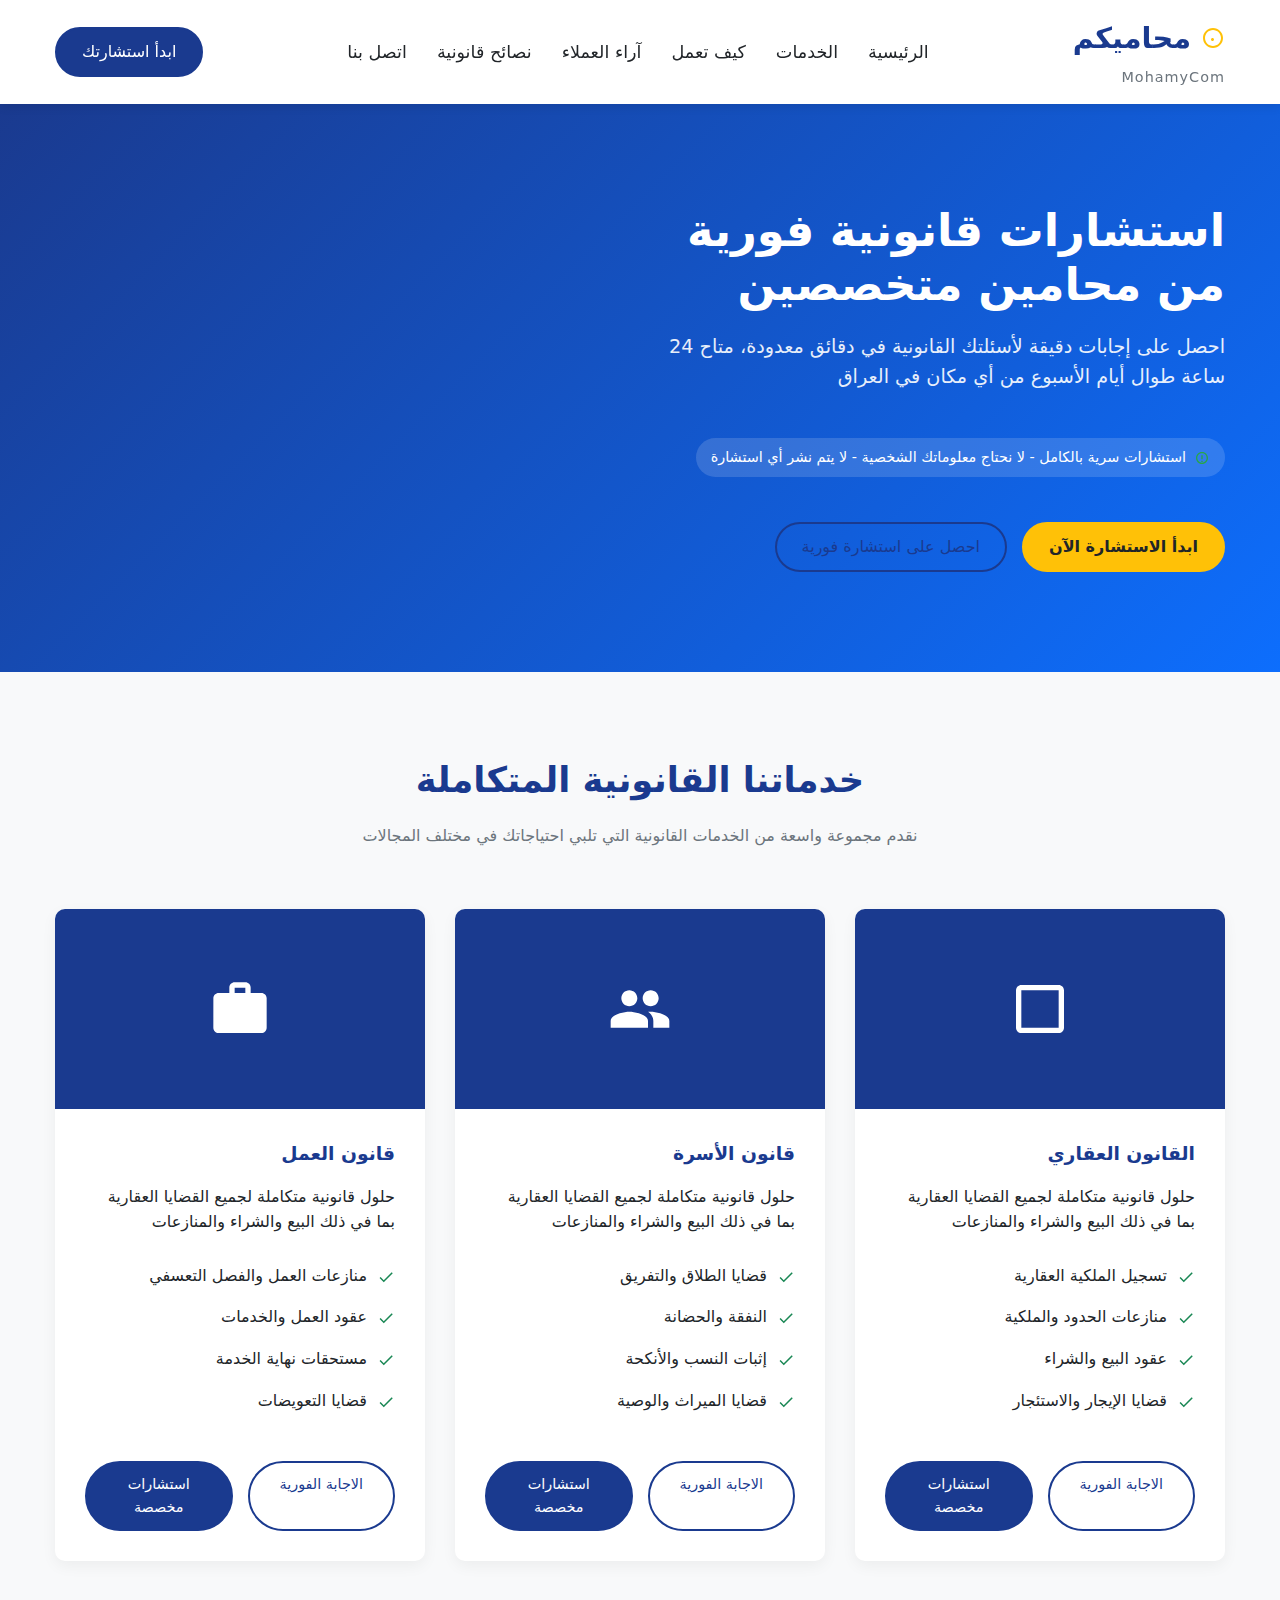
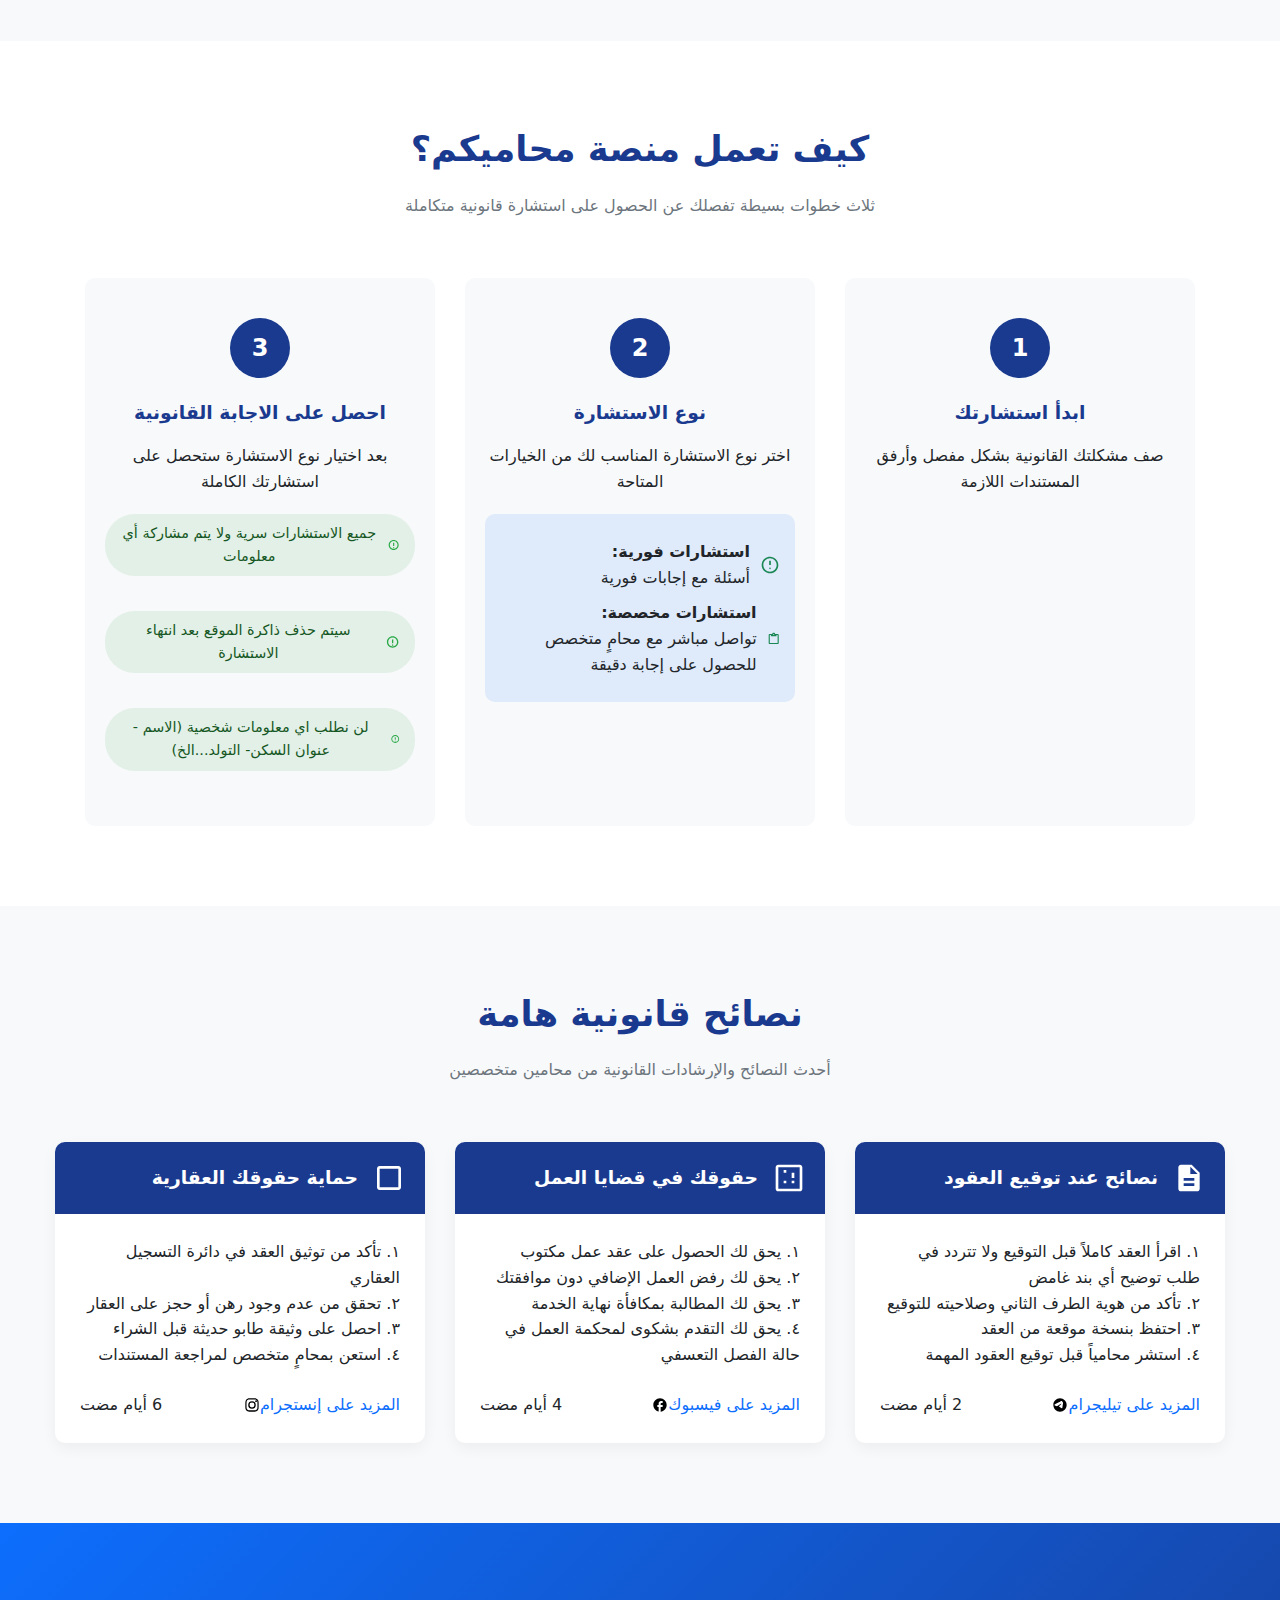
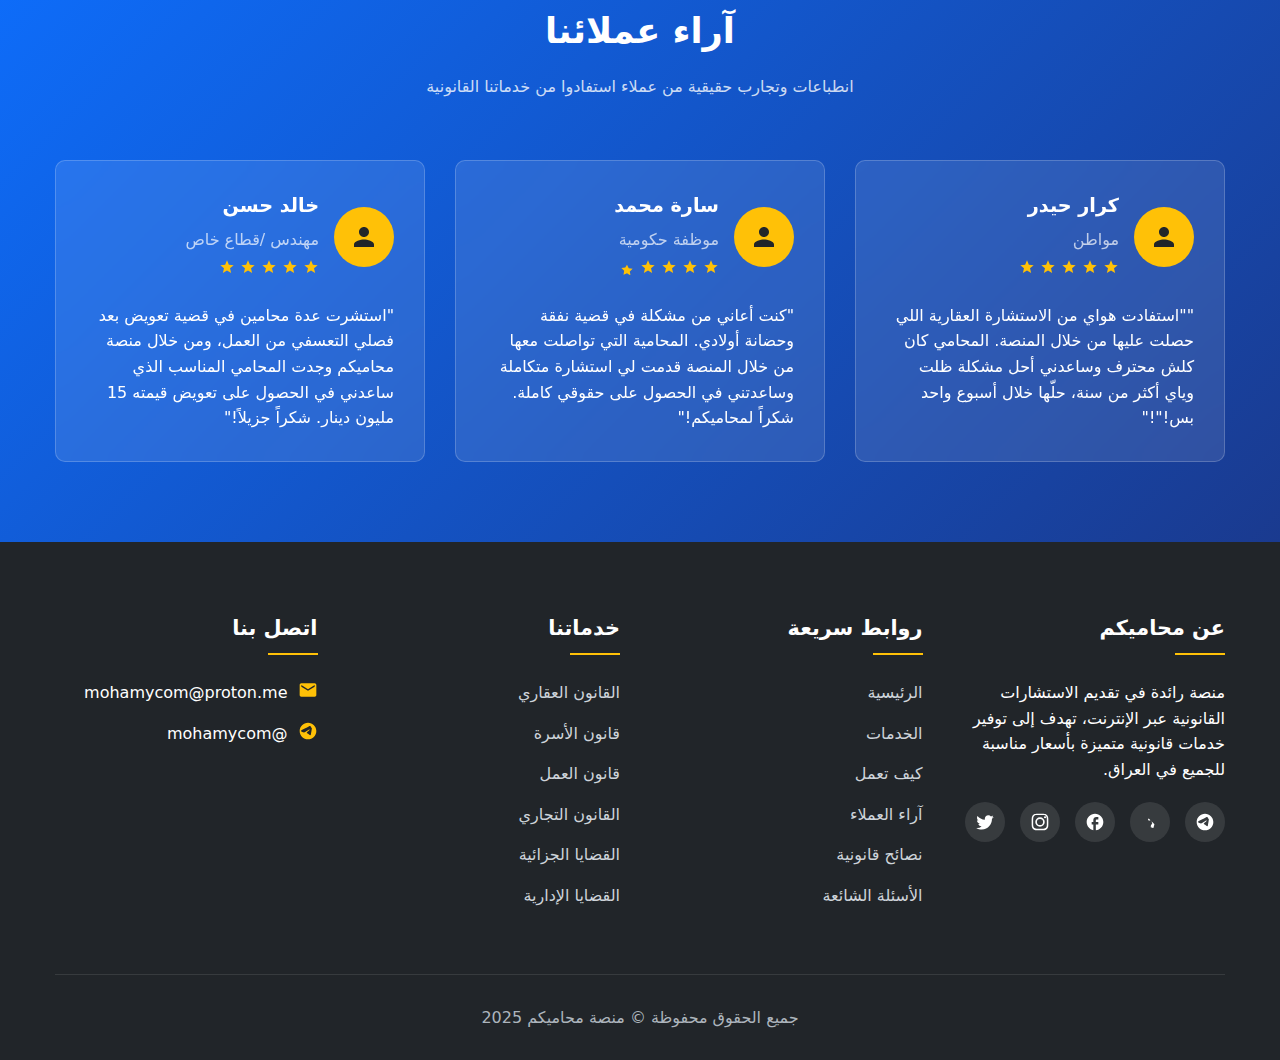
<file: index.html>
<!DOCTYPE html>
<html lang="ar" dir="rtl">
<head>
    <meta charset="UTF-8">
    <meta name="viewport" content="width=device-width, initial-scale=1.0">
    <title>محاميكم - الاستشارات القانونية الأولى في العراق | استشارات قانونية فورية</title>
    
    <!-- تحسينات SEO متقدمة -->
    <meta name="description" content="استشارات قانونية فورية من محامين متخصصين في العراق. حلول قانونية في العقارات، الأسرة، العمل. متاح 24 ساعة طوال الأسبوع.">
    <meta name="keywords" content="محامي في العراق, استشارة قانونية, قانون عراقي, محامي اونلاين, استشارة فورية, قانون عقاري, قانون أسرة, قانون عمل">
    <meta name="author" content="منصة محاميكم">
    <meta name="robots" content="index, follow, max-image-preview:large">
    <link rel="canonical" href="https://mohamyiq.com/">
    
    <!-- Open Graph Tags -->
    <meta property="og:title" content="محاميكم - الاستشارات القانونية الأولى في العراق">
    <meta property="og:description" content="استشارات قانونية فورية من محامين متخصصين في العراق. حلول في العقارات، الأسرة، العمل. سرية كاملة.">
    <meta property="og:url" content="https://mohamyiq.com/">
    <meta property="og:type" content="website">
    <meta property="og:image" content="https://mohamyiq.com/images/og-image.jpg" width="1200" height="630">
    <meta property="og:locale" content="ar_IQ">
    
    <!-- Twitter Card Tags -->
    <meta name="twitter:card" content="summary_large_image">
    <meta name="twitter:title" content="محاميكم - الاستشارات القانونية الأولى في العراق">
    <meta name="twitter:description" content="استشارات قانونية فورية من محامين متخصصين في العراق. حلول في العقارات، الأسرة، العمل. متاح 24/7.">
    <meta name="twitter:image" content="https://mohamyiq.com/images/twitter-card.jpg">
    
    <!-- تحميل الخطوط بشكل غير متزامن -->
    <link rel="preconnect" href="https://fonts.googleapis.com">
    <link rel="preconnect" href="https://fonts.gstatic.com" crossorigin>
    <link href="https://fonts.googleapis.com/css2?family=Tajawal:wght@400;500;700&display=swap" rel="stylesheet" media="print" onload="this.media='all'">
    <noscript><link rel="stylesheet" href="https://fonts.googleapis.com/css2?family=Tajawal:wght@400;500;700&display=swap"></noscript>

    <!-- CSS المضمن للجزء العلوي -->
    <style>
        :root {
            --primary: #1a3a8f;
            --secondary: #0d6efd;
            --accent: #ffc107;
            --light: #f8f9fa;
            --dark: #212529;
            --success: #198754;
            --gray: #6c757d;
            --confidential: #28a745;
        }
        
        * {
            margin: 0;
            padding: 0;
            box-sizing: border-box;
        }
        
        body {
            font-family: system-ui, -apple-system, 'Segoe UI', sans-serif;
            line-height: 1.6;
            color: var(--dark);
            background-color: #fff;
            direction: rtl;
        }
        
        .container {
            width: 100%;
            max-width: 1200px;
            margin: 0 auto;
            padding: 0 15px;
        }
        
        /* شريط التنقل */
        .navbar {
            background-color: white;
            box-shadow: 0 2px 10px rgba(0, 0, 0, 0.1);
            padding: 15px 0;
            position: sticky;
            top: 0;
            z-index: 1000;
        }
        
        .nav-container {
            display: flex;
            justify-content: space-between;
            align-items: center;
        }
        
        .logo-container {
            display: flex;
            flex-direction: column;
            align-items: flex-start;
        }
        
        .logo {
            font-size: 1.8rem;
            font-weight: 700;
            color: var(--primary);
            text-decoration: none;
            display: flex;
            align-items: center;
        }
        
        .logo svg {
            margin-left: 10px;
            width: 24px;
            height: 24px;
            fill: var(--accent);
        }
        
        .logo-sub {
            font-size: 0.9rem;
            color: var(--gray);
            margin-top: 5px;
            font-weight: 500;
            letter-spacing: 1px;
        }
        
        .nav-links {
            display: flex;
            list-style: none;
        }
        
        .nav-links li {
            margin: 0 15px;
        }
        
        .nav-links a {
            color: var(--dark);
            text-decoration: none;
            font-weight: 500;
            transition: color 0.3s;
            font-size: 1.1rem;
        }
        
        .nav-links a:hover {
            color: var(--primary);
        }
        
        .nav-buttons {
            display: flex;
            gap: 15px;
        }
        
        .btn {
            padding: 10px 25px;
            border-radius: 50px;
            text-decoration: none;
            font-weight: 500;
            transition: all 0.3s;
            display: inline-block;
            text-align: center;
            cursor: pointer;
        }
        
        .btn-outline {
            border: 2px solid var(--primary);
            color: var(--primary);
        }
        
        .btn-outline:hover {
            background-color: var(--primary);
            color: white;
        }
        
        .btn-primary {
            background-color: var(--primary);
            color: white;
            border: 2px solid var(--primary);
        }
        
        .btn-primary:hover {
            background-color: transparent;
            color: var(--primary);
        }
        
        .btn-secondary {
            background-color: var(--secondary);
            color: white;
            border: 2px solid var(--secondary);
        }
        
        .btn-secondary:hover {
            background-color: transparent;
            color: var(--secondary);
        }
        
        .btn-accent {
            background-color: var(--accent);
            color: var(--dark);
            font-weight: 700;
            border: 2px solid var(--accent);
        }
        
        .btn-accent:hover {
            background-color: transparent;
            color: var(--dark);
        }
        
        /* القسم البطولي */
        .hero {
            background: linear-gradient(135deg, var(--primary) 0%, var(--secondary) 100%);
            color: white;
            padding: 100px 0;
            position: relative;
            overflow: hidden;
        }
        
        .hero-content {
            position: relative;
            z-index: 2;
            max-width: 600px;
        }
        
        .hero h1 {
            font-size: 2.8rem;
            margin-bottom: 20px;
            line-height: 1.2;
        }
        
        .hero p {
            font-size: 1.2rem;
            margin-bottom: 30px;
            opacity: 0.9;
        }
        
        .confidential-badge {
            display: inline-flex;
            align-items: center;
            background: rgba(255, 255, 255, 0.15);
            padding: 8px 15px;
            border-radius: 30px;
            margin: 15px 0;
            font-size: 0.9rem;
        }
        
        .confidential-badge svg {
            margin-left: 8px;
            width: 16px;
            height: 16px;
            fill: var(--confidential);
        }
        
        .hero-buttons {
            display: flex;
            gap: 15px;
            margin-top: 30px;
        }
        
        .hero-buttons .btn {
            min-width: 180px;
        }
        
        .hero-image {
            position: absolute;
            top: 50%;
            left: 0;
            transform: translateY(-50%);
            width: 50%;
            opacity: 0.2;
            z-index: 1;
        }
        
        /* خدماتنا */
        .services {
            padding: 80px 0;
            background-color: var(--light);
        }
        
        .section-title {
            text-align: center;
            margin-bottom: 60px;
        }
        
        .section-title h2 {
            font-size: 2.2rem;
            color: var(--primary);
            margin-bottom: 15px;
        }
        
        .section-title p {
            color: var(--gray);
            max-width: 700px;
            margin: 0 auto;
        }
        
        .services-grid {
            display: grid;
            grid-template-columns: repeat(auto-fit, minmax(300px, 1fr));
            gap: 30px;
        }
        
        .service-card {
            background: white;
            border-radius: 10px;
            overflow: hidden;
            box-shadow: 0 5px 15px rgba(0, 0, 0, 0.05);
            transition: transform 0.3s, box-shadow 0.3s;
            display: flex;
            flex-direction: column;
        }
        
        .service-card:hover {
            transform: translateY(-10px);
            box-shadow: 0 15px 30px rgba(0, 0, 0, 0.1);
        }
        
        .service-icon {
            height: 200px;
            background-color: var(--primary);
            display: flex;
            align-items: center;
            justify-content: center;
            color: white;
        }
        
        .service-icon svg {
            width: 64px;
            height: 64px;
            fill: white;
        }
        
        .service-content {
            padding: 30px;
            flex: 1;
            display: flex;
            flex-direction: column;
        }
        
        .service-content h3 {
            margin-bottom: 15px;
            color: var(--primary);
        }
        
        .service-content ul {
            list-style: none;
            margin: 20px 0;
            flex: 1;
        }
        
        .service-content li {
            padding: 8px 0;
            display: flex;
            align-items: flex-start;
        }
        
        .service-content li svg {
            margin-left: 10px;
            width: 18px;
            height: 18px;
            fill: var(--success);
            margin-top: 5px;
        }
        
        .service-buttons {
            display: flex;
            gap: 15px;
            margin-top: 20px;
        }
        
        .service-buttons .btn {
            flex: 1;
            text-align: center;
            padding: 10px 15px;
            font-size: 0.9rem;
        }
        
        /* كيف يعمل */
        .how-it-works {
            padding: 80px 0;
            background-color: white;
        }
        
        .steps {
            display: flex;
            flex-wrap: wrap;
            justify-content: center;
            gap: 30px;
            margin-top: 50px;
        }
        
        .step-card {
            flex: 1;
            min-width: 250px;
            max-width: 350px;
            text-align: center;
            padding: 40px 20px;
            background: var(--light);
            border-radius: 10px;
            transition: transform 0.3s;
            position: relative;
        }
        
        .step-card:hover {
            transform: scale(1.05);
        }
        
        .step-number {
            width: 60px;
            height: 60px;
            background: var(--primary);
            color: white;
            border-radius: 50%;
            display: flex;
            align-items: center;
            justify-content: center;
            font-size: 1.5rem;
            font-weight: 700;
            margin: 0 auto 20px;
        }
        
        .step-card h3 {
            margin-bottom: 15px;
            color: var(--primary);
        }
        
        .consultation-types {
            background: rgba(13, 110, 253, 0.1);
            padding: 15px;
            border-radius: 10px;
            margin-top: 20px;
            text-align: right;
        }
        
        .consultation-type {
            display: flex;
            align-items: center;
            margin: 10px 0;
        }
        
        .consultation-type svg {
            margin-left: 10px;
            width: 20px;
            height: 20px;
            fill: var(--success);
        }
        
        /* آراء العملاء */
        .testimonials {
            padding: 80px 0;
            background: linear-gradient(135deg, #0d6efd 0%, #1a3a8f 100%);
            color: white;
        }
        
        .testimonials .section-title h2 {
            color: white;
        }
        
        .testimonials .section-title p {
            color: rgba(255, 255, 255, 0.8);
        }
        
        .testimonials-grid {
            display: grid;
            grid-template-columns: repeat(auto-fit, minmax(300px, 1fr));
            gap: 30px;
            margin-top: 50px;
        }
        
        .testimonial-card {
            background: rgba(255, 255, 255, 0.1);
            backdrop-filter: blur(10px);
            border-radius: 10px;
            padding: 30px;
            border: 1px solid rgba(255, 255, 255, 0.2);
        }
        
        .testimonial-header {
            display: flex;
            align-items: center;
            margin-bottom: 20px;
        }
        
        .client-avatar {
            width: 60px;
            height: 60px;
            border-radius: 50%;
            background: var(--accent);
            display: flex;
            align-items: center;
            justify-content: center;
            margin-left: 15px;
        }
        
        .client-avatar svg {
            width: 30px;
            height: 30px;
            fill: var(--dark);
        }
        
        .client-info h4 {
            font-size: 1.2rem;
            margin-bottom: 5px;
        }
        
        .client-info p {
            color: rgba(255, 255, 255, 0.7);
        }
        
        .rating {
            color: var(--accent);
            margin-top: 5px;
        }
        
        .rating svg {
            width: 16px;
            height: 16px;
            fill: currentColor;
        }
        
        /* نصائح قانونية */
        .legal-tips {
            padding: 80px 0;
            background-color: var(--light);
        }
        
        .tips-container {
            display: grid;
            grid-template-columns: repeat(auto-fit, minmax(300px, 1fr));
            gap: 30px;
        }
        
        .tip-card {
            background: white;
            border-radius: 10px;
            overflow: hidden;
            box-shadow: 0 5px 15px rgba(0, 0, 0, 0.05);
        }
        
        .tip-header {
            background: var(--primary);
            color: white;
            padding: 20px;
            display: flex;
            align-items: center;
        }
        
        .tip-header svg {
            margin-left: 15px;
            width: 32px;
            height: 32px;
            fill: white;
        }
        
        .tip-content {
            padding: 25px;
        }
        
        .tip-content h3 {
            color: var(--primary);
            margin-bottom: 15px;
        }
        
        .tip-footer {
            padding: 0 25px 25px;
            display: flex;
            justify-content: space-between;
            align-items: center;
        }
        
        .social-link {
            display: flex;
            align-items: center;
            color: var(--secondary);
            text-decoration: none;
            font-weight: 500;
        }
        
        .social-link svg {
            margin-left: 8px;
            width: 16px;
            height: 16px;
            transition: transform 0.3s;
        }
        
        .social-link:hover svg {
            transform: translateX(5px);
        }
        
        /* تذييل الصفحة */
        .footer {
            background-color: var(--dark);
            color: white;
            padding: 70px 0 30px;
        }
        
        .footer-grid {
            display: grid;
            grid-template-columns: repeat(auto-fit, minmax(250px, 1fr));
            gap: 40px;
            margin-bottom: 50px;
        }
        
        .footer-col h4 {
            margin-bottom: 25px;
            font-size: 1.3rem;
            position: relative;
            padding-bottom: 10px;
        }
        
        .footer-col h4::after {
            content: '';
            position: absolute;
            bottom: 0;
            right: 0;
            width: 50px;
            height: 2px;
            background: var(--accent);
        }
        
        .footer-links {
            list-style: none;
        }
        
        .footer-links li {
            margin-bottom: 15px;
        }
        
        .footer-links a {
            color: #ced4da;
            text-decoration: none;
            transition: color 0.3s;
            display: block;
        }
        
        .footer-links a:hover {
            color: var(--accent);
            padding-right: 5px;
        }
        
        .contact-info {
            list-style: none;
        }
        
        .contact-info li {
            margin-bottom: 15px;
            display: flex;
            align-items: flex-start;
        }
        
        .contact-info svg {
            margin-left: 10px;
            width: 20px;
            height: 20px;
            fill: var(--accent);
        }
        
        .social-links {
            display: flex;
            gap: 15px;
            margin-top: 20px;
        }
        
        .social-links a {
            display: inline-flex;
            align-items: center;
            justify-content: center;
            width: 40px;
            height: 40px;
            background: rgba(255, 255, 255, 0.1);
            border-radius: 50%;
            color: white;
            transition: all 0.3s;
        }
        
        .social-links a:hover {
            background: var(--accent);
            color: var(--dark);
            transform: translateY(-5px);
        }
        
        .social-links svg {
            width: 20px;
            height: 20px;
            fill: currentColor;
        }
        
        .copyright {
            text-align: center;
            padding-top: 30px;
            border-top: 1px solid rgba(255, 255, 255, 0.1);
            color: #adb5bd;
        }
        
        /* التجاوبية */
        @media (max-width: 992px) {
            .hero {
                text-align: center;
            }
            
            .hero-content {
                margin: 0 auto;
            }
            
            .hero-buttons {
                justify-content: center;
            }
            
            .hero-image {
                display: none;
            }
        }
        
        @media (max-width: 768px) {
            .navbar .container {
                flex-direction: column;
            }
            
            .nav-container {
                width: 100%;
                flex-direction: column;
                text-align: center;
            }
            
            .nav-links {
                margin: 20px 0;
                flex-wrap: wrap;
                justify-content: center;
            }
            
            .nav-buttons {
                margin-top: 15px;
            }
            
            .hero h1 {
                font-size: 2.2rem;
            }
            
            .hero-buttons {
                flex-direction: column;
                align-items: center;
            }
            
            .step-card {
                min-width: 100%;
            }
            
            .service-buttons {
                flex-direction: column;
            }
        }
        
        @media (max-width: 480px) {
            .hero h1 {
                font-size: 1.8rem;
            }
            
            .hero p {
                font-size: 1rem;
            }
            
            .btn {
                padding: 8px 15px;
                font-size: 0.9rem;
            }
            
            .service-icon {
                height: 150px;
            }
            
            .service-icon svg {
                width: 48px;
                height: 48px;
            }
            
            .nav-links li {
                margin: 0 8px;
            }
            
            .nav-links a {
                font-size: 0.9rem;
            }
            
            .section-title h2 {
                font-size: 1.8rem;
            }
        }
    </style>
</head>
<body>
    <!-- شريط التنقل -->
    <nav class="navbar">
        <div class="container nav-container">
            <div class="logo-container">
                <a href="/" class="logo">
                    <svg viewBox="0 0 24 24">
                        <path d="M13 13.5c0 .828-.672 1.5-1.5 1.5s-1.5-.672-1.5-1.5.672-1.5 1.5-1.5 1.5.672 1.5 1.5zM12 2C6.486 2 2 6.486 2 12s4.486 10 10 10 10-4.486 10-10S17.514 2 12 2zm0 18c-4.411 0-8-3.589-8-8s3.589-8 8-8 8 3.589 8 8-3.589 8-8 8z"/>
                    </svg>
                    محاميكم
                </a>
                <div class="logo-sub">MohamyCom</div>
            </div>
            
            <ul class="nav-links">
                <li><a href="/">الرئيسية</a></li>
                <li><a href="#services">الخدمات</a></li>
                <li><a href="#how-it-works">كيف تعمل</a></li>
                <li><a href="#testimonials">آراء العملاء</a></li>
                <li><a href="#legal-tips">نصائح قانونية</a></li>
                <li><a href="#contact">اتصل بنا</a></li>
            </ul>
            
            <div class="nav-buttons">
                <a href="https://t.me/mohamy_law_bot" class="btn btn-primary">ابدأ استشارتك</a>
            </div>
        </div>
    </nav>
    
    <!-- القسم البطولي -->
    <section class="hero">
        <div class="container">
            <div class="hero-content">
                <h1>استشارات قانونية فورية من محامين متخصصين</h1>
                <p>احصل على إجابات دقيقة لأسئلتك القانونية في دقائق معدودة، متاح 24 ساعة طوال أيام الأسبوع من أي مكان في العراق</p>
                
                <div class="confidential-badge">
                    <svg viewBox="0 0 24 24">
                        <path d="M12 3c-4.962 0-9 4.038-9 9s4.038 9 9 9 9-4.038 9-9-4.038-9-9-9zm0 16c-3.86 0-7-3.14-7-7s3.14-7 7-7 7 3.14 7 7-3.14 7-7 7zm1-11h-2v6h2V8zm0 8h-2v2h2v-2z"/>
                    </svg>
                    استشارات سرية بالكامل - لا نحتاج معلوماتك الشخصية - لا يتم نشر أي استشارة
                </div>
                
                <div class="hero-buttons">
                    <a href="https://t.me/mohamy_law_bot" class="btn btn-accent">ابدأ الاستشارة الآن</a>
                    <a href="https://t.me/IrMoLaBot" class="btn btn-outline">احصل على استشارة فورية</a>
                </div>
            </div>
        </div>
    </section>
    
    <!-- خدماتنا -->
    <section class="services" id="services">
        <div class="container">
            <div class="section-title">
                <h2>خدماتنا القانونية المتكاملة</h2>
                <p>نقدم مجموعة واسعة من الخدمات القانونية التي تلبي احتياجاتك في مختلف المجالات</p>
            </div>
            
            <div class="services-grid">
                <div class="service-card">
                    <div class="service-icon">
                        <svg viewBox="0 0 24 24">
                            <path d="M19 5v14H5V5h14m0-2H5c-1.1 0-2 .9-2 2v14c0 1.1.9 2 2 2h14c1.1 0 2-.9 2-2V5c0-1.1-.9-2-2-2z"/>
                        </svg>
                    </div>
                    <div class="service-content">
                        <h3>القانون العقاري</h3>
                        <p>حلول قانونية متكاملة لجميع القضايا العقارية بما في ذلك البيع والشراء والمنازعات</p>
                        
                        <ul>
                            <li><svg viewBox="0 0 24 24"><path d="M9 16.17L4.83 12l-1.42 1.41L9 19 21 7l-1.41-1.41L9 16.17z"/></svg> تسجيل الملكية العقارية</li>
                            <li><svg viewBox="0 0 24 24"><path d="M9 16.17L4.83 12l-1.42 1.41L9 19 21 7l-1.41-1.41L9 16.17z"/></svg> منازعات الحدود والملكية</li>
                            <li><svg viewBox="0 0 24 24"><path d="M9 16.17L4.83 12l-1.42 1.41L9 19 21 7l-1.41-1.41L9 16.17z"/></svg> عقود البيع والشراء</li>
                            <li><svg viewBox="0 0 24 24"><path d="M9 16.17L4.83 12l-1.42 1.41L9 19 21 7l-1.41-1.41L9 16.17z"/></svg> قضايا الإيجار والاستئجار</li>
                        </ul>
                        
                        <div class="service-buttons">
                            <a href="https://t.me/IrMoLaBot" class="btn btn-outline">الاجابة الفورية</a>
                            <a href="https://t.me/mohamy_law_bot" class="btn btn-primary">استشارات مخصصة</a>
                        </div>
                    </div>
                </div>
                
                <div class="service-card">
                    <div class="service-icon">
                        <svg viewBox="0 0 24 24">
                            <path d="M16 11c1.66 0 3-1.34 3-3s-1.34-3-3-3-3 1.34-3 3 1.34 3 3 3zm-8 0c1.66 0 3-1.34 3-3s-1.34-3-3-3-3 1.34-3 3 1.34 3 3 3zm0 2c-2.33 0-7 1.17-7 3.5V19h14v-2.5c0-2.33-4.67-3.5-7-3.5zm8 0c-.29 0-.62.02-.97.05 1.16.84 1.97 1.97 1.97 3.45V19h6v-2.5c0-2.33-4.67-3.5-7-3.5z"/>
                        </svg>
                    </div>
                    <div class="service-content">
                        <h3>قانون الأسرة</h3>
                        <p>حلول قانونية متكاملة لجميع القضايا العقارية بما في ذلك البيع والشراء والمنازعات</p>
                        
                        <ul>
                            <li><svg viewBox="0 0 24 24"><path d="M9 16.17L4.83 12l-1.42 1.41L9 19 21 7l-1.41-1.41L9 16.17z"/></svg> قضايا الطلاق والتفريق</li>
                            <li><svg viewBox="0 0 24 24"><path d="M9 16.17L4.83 12l-1.42 1.41L9 19 21 7l-1.41-1.41L9 16.17z"/></svg> النفقة والحضانة</li>
                            <li><svg viewBox="0 0 24 24"><path d="M9 16.17L4.83 12l-1.42 1.41L9 19 21 7l-1.41-1.41L9 16.17z"/></svg> إثبات النسب والأنكحة</li>
                            <li><svg viewBox="0 0 24 24"><path d="M9 16.17L4.83 12l-1.42 1.41L9 19 21 7l-1.41-1.41L9 16.17z"/></svg> قضايا الميراث والوصية</li>
                        </ul>
                        
                        <div class="service-buttons">
                            <a href="https://t.me/IrMoLaBot" class="btn btn-outline">الاجابة الفورية</a>
                            <a href="https://t.me/mohamy_law_bot" class="btn btn-primary">استشارات مخصصة</a>
                        </div>
                    </div>
                </div>
                
                <div class="service-card">
                    <div class="service-icon">
                        <svg viewBox="0 0 24 24">
                            <path d="M20 6h-4V4c0-1.11-.89-2-2-2h-4c-1.11 0-2 .89-2 2v2H4c-1.11 0-1.99.89-1.99 2L2 19c0 1.11.89 2 2 2h16c1.11 0 2-.89 2-2V8c0-1.11-.89-2-2-2zm-6 0h-4V4h4v2z"/>
                        </svg>
                    </div>
                    <div class="service-content">
                        <h3>قانون العمل</h3>
                        <p>حلول قانونية متكاملة لجميع القضايا العقارية بما في ذلك البيع والشراء والمنازعات</p>
                        
                        <ul>
                            <li><svg viewBox="0 0 24 24"><path d="M9 16.17L4.83 12l-1.42 1.41L9 19 21 7l-1.41-1.41L9 16.17z"/></svg> منازعات العمل والفصل التعسفي</li>
                            <li><svg viewBox="0 0 24 24"><path d="M9 16.17L4.83 12l-1.42 1.41L9 19 21 7l-1.41-1.41L9 16.17z"/></svg> عقود العمل والخدمات</li>
                            <li><svg viewBox="0 0 24 24"><path d="M9 16.17L4.83 12l-1.42 1.41L9 19 21 7l-1.41-1.41L9 16.17z"/></svg> مستحقات نهاية الخدمة</li>
                            <li><svg viewBox="0 0 24 24"><path d="M9 16.17L4.83 12l-1.42 1.41L9 19 21 7l-1.41-1.41L9 16.17z"/></svg> قضايا التعويضات</li>
                        </ul>
                        
                        <div class="service-buttons">
                            <a href="https://t.me/IrMoLaBot" class="btn btn-outline">الاجابة الفورية</a>
                            <a href="https://t.me/mohamy_law_bot" class="btn btn-primary">استشارات مخصصة</a>
                        </div>
                    </div>
                </div>
            </div>
        </div>
    </section>
    
    <!-- كيف يعمل -->
    <section class="how-it-works" id="how-it-works">
        <div class="container">
            <div class="section-title">
                <h2>كيف تعمل منصة محاميكم؟</h2>
                <p>ثلاث خطوات بسيطة تفصلك عن الحصول على استشارة قانونية متكاملة</p>
            </div>
            
            <div class="steps">
                <div class="step-card">
                    <div class="step-number">1</div>
                    <h3>ابدأ استشارتك</h3>
                    <p>صف مشكلتك القانونية بشكل مفصل وأرفق المستندات اللازمة</p>
                </div>
                
                <div class="step-card">
                    <div class="step-number">2</div>
                    <h3>نوع الاستشارة</h3>
                    <p>اختر نوع الاستشارة المناسب لك من الخيارات المتاحة</p>
                    
                    <div class="consultation-types">
                        <div class="consultation-type">
                            <svg viewBox="0 0 24 24">
                                <path d="M12 2C6.48 2 2 6.48 2 12s4.48 10 10 10 10-4.48 10-10S17.52 2 12 2zm0 18c-4.41 0-8-3.59-8-8s3.59-8 8-8 8 3.59 8 8-3.59 8-8 8z"/>
                                <path d="M12 17c.55 0 1-.45 1-1s-.45-1-1-1-1 .45-1 1 .45 1 1 1zm1-5h-2V7h2v5z"/>
                            </svg>
                            <div>
                                <strong>استشارات فورية:</strong> 
                                <p>أسئلة مع إجابات فورية</p>
                            </div>
                        </div>
                        
                        <div class="consultation-type">
                            <svg viewBox="0 0 24 24">
                                <path d="M19 3h-4.18C14.4 1.84 13.3 1 12 1c-1.3 0-2.4.84-2.82 2H5c-1.1 0-2 .9-2 2v14c0 1.1.9 2 2 2h14c1.1 0 2-.9 2-2V5c0-1.1-.9-2-2-2zm-7 0c.55 0 1 .45 1 1s-.45 1-1 1-1-.45-1-1 .45-1 1-1zm5 16H5V5h2v2h10V5h2v14z"/>
                            </svg>
                            <div>
                                <strong>استشارات مخصصة:</strong> 
                                <p>تواصل مباشر مع محامٍ متخصص للحصول على إجابة دقيقة</p>
                            </div>
                        </div>
                    </div>
                </div>
                
                <div class="step-card">
                    <div class="step-number">3</div>
                    <h3>احصل على الاجابة القانونية</h3>
                    <p>بعد اختيار نوع الاستشارة ستحصل على استشارتك الكاملة</p>
                    
                    <div class="confidential-badge" style="background: rgba(40, 167, 69, 0.1); color: #155724; margin-top: 20px;">
                        <svg viewBox="0 0 24 24">
                            <path d="M12 3c-4.962 0-9 4.038-9 9s4.038 9 9 9 9-4.038 9-9-4.038-9-9-9zm0 16c-3.86 0-7-3.14-7-7s3.14-7 7-7 7 3.14 7 7-3.14 7-7 7zm1-11h-2v6h2V8zm0 8h-2v2h2v-2z"/>
                        </svg>
                        جميع الاستشارات سرية ولا يتم مشاركة أي معلومات
                    </div>
                    <div class="confidential-badge" style="background: rgba(40, 167, 69, 0.1); color: #155724; margin-top: 20px;">
                        <svg viewBox="0 0 24 24">
                            <path d="M12 3c-4.962 0-9 4.038-9 9s4.038 9 9 9 9-4.038 9-9-4.038-9-9-9zm0 16c-3.86 0-7-3.14-7-7s3.14-7 7-7 7 3.14 7 7-3.14 7-7 7zm1-11h-2v6h2V8zm0 8h-2v2h2v-2z"/>
                        </svg>
                        سيتم حذف ذاكرة الموقع بعد انتهاء الاستشارة
                    </div>
                    <div class="confidential-badge" style="background: rgba(40, 167, 69, 0.1); color: #155724; margin-top: 20px;">
                        <svg viewBox="0 0 24 24">
                            <path d="M12 3c-4.962 0-9 4.038-9 9s4.038 9 9 9 9-4.038 9-9-4.038-9-9-9zm0 16c-3.86 0-7-3.14-7-7s3.14-7 7-7 7 3.14 7 7-3.14 7-7 7zm1-11h-2v6h2V8zm0 8h-2v2h2v-2z"/>
                        </svg>
                        لن نطلب اي معلومات شخصية (الاسم - عنوان السكن- التولد...الخ)
                    </div>
                </div>
            </div>
        </div>
    </section>
    
    <!-- نصائح قانونية -->
    <section class="legal-tips" id="legal-tips">
        <div class="container">
            <div class="section-title">
                <h2>نصائح قانونية هامة</h2>
                <p>أحدث النصائح والإرشادات القانونية من محامين متخصصين</p>
            </div>
            
            <div class="tips-container">
                <div class="tip-card">
                    <div class="tip-header">
                        <svg viewBox="0 0 24 24">
                            <path d="M14 2H6c-1.1 0-1.99.9-1.99 2L4 20c0 1.1.89 2 1.99 2H18c1.1 0 2-.9 2-2V8l-6-6zm2 16H8v-2h8v2zm0-4H8v-2h8v2zm-3-5V3.5L18.5 9H13z"/>
                        </svg>
                        <h3>نصائح عند توقيع العقود</h3>
                    </div>
                    <div class="tip-content">
                        <p>١. اقرأ العقد كاملاً قبل التوقيع ولا تتردد في طلب توضيح أي بند غامض<br>
                        ٢. تأكد من هوية الطرف الثاني وصلاحيته للتوقيع<br>
                        ٣. احتفظ بنسخة موقعة من العقد<br>
                        ٤. استشر محامياً قبل توقيع العقود المهمة</p>
                    </div>
                    <div class="tip-footer">
                        <div class="social-link">
                            <span>المزيد على تيليجرام</span>
                            <svg viewBox="0 0 24 24">
                                <path d="M12 2C6.48 2 2 6.48 2 12s4.48 10 10 10 10-4.48 10-10S17.52 2 12 2zm4.64 6.8c-.15 1.58-.8 5.42-1.13 7.19-.14.75-.42 1-.68 1.03-.58.05-1.02-.38-1.58-.75-.88-.58-1.38-.94-2.23-1.5-.99-.65-.35-1.01.22-1.59.15-.15 2.71-2.48 2.76-2.69.03-.1.06-.2-.06-.3s-.34-.04-.48-.03c-.2.03-3.39 2.13-4.84 3.1-.48.33-.92.49-1.4.5-.47.01-1.4-.14-2.08-.5-.83-.43-1.49-.75-1.43-1.59.03-.4.5-.8 1.36-1.2 5.7-2.47 8.1-4.1 8.72-4.38.35-.15.63-.22.85-.22.2 0 .4.05.55.3.12.18.05.65.05.65z"/>
                            </svg>
                        </div>
                        <span class="date">2 أيام مضت</span>
                    </div>
                </div>
                
                <div class="tip-card">
                    <div class="tip-header">
                        <svg viewBox="0 0 24 24">
                            <path d="M14 16v-2h2v2h-2zm-4-2H8v2h2v-2zm6-6h-2v4h2V8zm-4-2H8v2h2V6zm6-4H4c-1.1 0-2 .9-2 2v16c0 1.1.9 2 2 2h16c1.1 0 2-.9 2-2V4c0-1.1-.9-2-2-2zm0 18H4V4h16v16z"/>
                        </svg>
                        <h3>حقوقك في قضايا العمل</h3>
                    </div>
                    <div class="tip-content">
                        <p>١. يحق لك الحصول على عقد عمل مكتوب<br>
                        ٢. يحق لك رفض العمل الإضافي دون موافقتك<br>
                        ٣. يحق لك المطالبة بمكافأة نهاية الخدمة<br>
                        ٤. يحق لك التقدم بشكوى لمحكمة العمل في حالة الفصل التعسفي</p>
                    </div>
                    <div class="tip-footer">
                        <div class="social-link">
                            <span>المزيد على فيسبوك</span>
                            <svg viewBox="0 0 24 24">
                                <path d="M22 12c0-5.52-4.48-10-10-10S2 6.48 2 12c0 4.84 3.44 8.87 8 9.8V15H8v-3h2V9.5C10 7.57 11.57 6 13.5 6H16v3h-2c-.55 0-1 .45-1 1v2h3v3h-3v6.95c5.05-.5 9-4.76 9-9.95z"/>
                            </svg>
                        </div>
                        <span class="date">4 أيام مضت</span>
                    </div>
                </div>
                
                <div class="tip-card">
                    <div class="tip-header">
                        <svg viewBox="0 0 24 24">
                            <path d="M19 5v14H5V5h14m0-2H5c-1.1 0-2 .9-2 2v14c0 1.1.9 2 2 2h14c1.1 0 2-.9 2-2V5c0-1.1-.9-2-2-2z"/>
                        </svg>
                        <h3>حماية حقوقك العقارية</h3>
                    </div>
                    <div class="tip-content">
                        <p>١. تأكد من توثيق العقد في دائرة التسجيل العقاري<br>
                        ٢. تحقق من عدم وجود رهن أو حجز على العقار<br>
                        ٣. احصل على وثيقة طابو حديثة قبل الشراء<br>
                        ٤. استعن بمحامٍ متخصص لمراجعة المستندات</p>
                    </div>
                    <div class="tip-footer">
                        <div class="social-link">
                            <span>المزيد على إنستجرام</span>
                            <svg viewBox="0 0 24 24">
                                <path d="M12 2c2.717 0 3.056.01 4.122.06 1.065.05 1.79.217 2.428.465.66.254 1.216.598 1.772 1.153a4.908 4.908 0 0 1 1.153 1.772c.247.637.415 1.363.465 2.428.047 1.066.06 1.405.06 4.122 0 2.717-.01 3.056-.06 4.122-.05 1.065-.218 1.79-.465 2.428a4.883 4.883 0 0 1-1.153 1.772 4.915 4.915 0 0 1-1.772 1.153c-.637.247-1.363.415-2.428.465-1.066.047-1.405.06-4.122.06-2.717 0-3.056-.01-4.122-.06-1.065-.05-1.79-.218-2.428-.465a4.89 4.89 0 0 1-1.772-1.153 4.904 4.904 0 0 1-1.153-1.772c-.248-.637-.415-1.363-.465-2.428C2.013 15.056 2 14.717 2 12c0-2.717.01-3.056.06-4.122.05-1.066.217-1.79.465-2.428a4.88 4.88 0 0 1 1.153-1.772A4.897 4.897 0 0 1 5.45 2.525c.638-.248 1.362-.415 2.428-.465C8.944 2.013 9.283 2 12 2zm0 1.622c-2.67 0-2.986.01-4.04.059-.976.045-1.505.207-1.858.344-.466.182-.8.398-1.15.748-.35.35-.566.683-.748 1.15-.137.353-.3.882-.344 1.857-.048 1.055-.058 1.37-.058 4.04 0 2.67.01 2.986.058 4.04.045.976.207 1.505.344 1.858.182.466.399.8.748 1.15.35.35.683.566 1.15.748.353.137.882.3 1.857.344 1.055.048 1.37.058 4.04.058 2.67 0 2.986-.01 4.04-.058.976-.045 1.505-.207 1.858-.344.466-.182.8-.398 1.15-.748.35-.35.566-.683.748-1.15.137-.353.3-.882.344-1.857.048-1.055.058-1.37.058-4.04 0-2.67-.01-2.986-.058-4.04-.045-.976-.207-1.505-.344-1.858a3.097 3.097 0 0 0-.748-1.15 3.098 3.098 0 0 0-1.15-.748c-.353-.137-.882-.3-1.857-.344-1.054-.048-1.37-.058-4.04-.058zm0 2.7a5.68 5.68 0 1 1 0 11.36 5.68 5.68 0 0 1 0-11.36zm0 9.375a3.695 3.695 0 1 0 0-7.39 3.695 3.695 0 0 0 0 7.39zm7.406-9.375a1.323 1.323 0 1 1-2.646 0 1.323 1.323 0 0 1 2.646 0z"/>
                            </svg>
                        </div>
                        <span class="date">6 أيام مضت</span>
                    </div>
                </div>
            </div>
        </div>
    </section>
    
    <!-- آراء العملاء -->
    <section class="testimonials" id="testimonials">
        <div class="container">
            <div class="section-title">
                <h2>آراء عملائنا</h2>
                <p>انطباعات وتجارب حقيقية من عملاء استفادوا من خدماتنا القانونية</p>
            </div>
            
            <div class="testimonials-grid">
                <div class="testimonial-card">
                    <div class="testimonial-header">
                        <div class="client-avatar">
                            <svg viewBox="0 0 24 24">
                                <path d="M12 12c2.21 0 4-1.79 4-4s-1.79-4-4-4-4 1.79-4 4 1.79 4 4 4zm0 2c-2.67 0-8 1.34-8 4v2h16v-2c0-2.66-5.33-4-8-4z"/>
                            </svg>
                        </div>
                        <div class="client-info">
                            <h4>كرار حيدر</h4>
                            <p>مواطن</p>
                            <div class="rating">
                                <svg viewBox="0 0 24 24">
                                    <path d="M12 17.27L18.18 21l-1.64-7.03L22 9.24l-7.19-.61L12 2 9.19 8.63 2 9.24l5.46 4.73L5.82 21z"/>
                                </svg>
                                <svg viewBox="0 0 24 24">
                                    <path d="M12 17.27L18.18 21l-1.64-7.03L22 9.24l-7.19-.61L12 2 9.19 8.63 2 9.24l5.46 4.73L5.82 21z"/>
                                </svg>
                                <svg viewBox="0 0 24 24">
                                    <path d="M12 17.27L18.18 21l-1.64-7.03L22 9.24l-7.19-.61L12 2 9.19 8.63 2 9.24l5.46 4.73L5.82 21z"/>
                                </svg>
                                <svg viewBox="0 0 24 24">
                                    <path d="M12 17.27L18.18 21l-1.64-7.03L22 9.24l-7.19-.61L12 2 9.19 8.63 2 9.24l5.46 4.73L5.82 21z"/>
                                </svg>
                                <svg viewBox="0 0 24 24">
                                    <path d="M12 17.27L18.18 21l-1.64-7.03L22 9.24l-7.19-.61L12 2 9.19 8.63 2 9.24l5.46 4.73L5.82 21z"/>
                                </svg>
                            </div>
                        </div>
                    </div>
                    <p>""استفادت هواي من الاستشارة العقارية اللي حصلت عليها من خلال المنصة. المحامي كان كلش محترف وساعدني أحل مشكلة ظلت وياي أكثر من سنة، حلّها خلال أسبوع واحد بس!"!"</p>
                </div>
                
                <div class="testimonial-card">
                    <div class="testimonial-header">
                        <div class="client-avatar">
                            <svg viewBox="0 0 24 24">
                                <path d="M12 12c2.21 0 4-1.79 4-4s-1.79-4-4-4-4 1.79-4 4 1.79 4 4 4zm0 2c-2.67 0-8 1.34-8 4v2h16v-2c0-2.66-5.33-4-8-4z"/>
                            </svg>
                        </div>
                        <div class="client-info">
                            <h4>سارة محمد</h4>
                            <p>موظفة حكومية</p>
                            <div class="rating">
                                <svg viewBox="0 0 24 24">
                                    <path d="M12 17.27L18.18 21l-1.64-7.03L22 9.24l-7.19-.61L12 2 9.19 8.63 2 9.24l5.46 4.73L5.82 21z"/>
                                </svg>
                                <svg viewBox="0 0 24 24">
                                    <path d="M12 17.27L18.18 21l-1.64-7.03L22 9.24l-7.19-.61L12 2 9.19 8.63 2 9.24l5.46 4.73L5.82 21z"/>
                                </svg>
                                <svg viewBox="0 0 24 24">
                                    <path d="M12 17.27L18.18 21l-1.64-7.03L22 9.24l-7.19-.61L12 2 9.19 8.63 2 9.24l5.46 4.73L5.82 21z"/>
                                </svg>
                                <svg viewBox="0 0 24 24">
                                    <path d="M12 17.27L18.18 21l-1.64-7.03L22 9.24l-7.19-.61L12 2 9.19 8.63 2 9.24l5.46 4.73L5.82 21z"/>
                                </svg>
                                <svg viewBox="0 0 24 24">
                                    <path d="M12 8.5l2.62 5.32 5.88.85-4.25 4.13 1 5.88L12 21.5l-5.25 2.18 1-5.88-4.25-4.13 5.88-.85L12 8.5z"/>
                                </svg>
                            </div>
                        </div>
                    </div>
                    <p>"كنت أعاني من مشكلة في قضية نفقة وحضانة أولادي. المحامية التي تواصلت معها من خلال المنصة قدمت لي استشارة متكاملة وساعدتني في الحصول على حقوقي كاملة. شكراً لمحاميكم!"</p>
                </div>
                
                <div class="testimonial-card">
                    <div class="testimonial-header">
                        <div class="client-avatar">
                            <svg viewBox="0 0 24 24">
                                <path d="M12 12c2.21 0 4-1.79 4-4s-1.79-4-4-4-4 1.79-4 4 1.79 4 4 4zm0 2c-2.67 0-8 1.34-8 4v2h16v-2c0-2.66-5.33-4-8-4z"/>
                            </svg>
                        </div>
                        <div class="client-info">
                            <h4>خالد حسن</h4>
                            <p>مهندس /قطاع خاص</p>
                            <div class="rating">
                                <svg viewBox="0 0 24 24">
                                    <path d="M12 17.27L18.18 21l-1.64-7.03L22 9.24l-7.19-.61L12 2 9.19 8.63 2 9.24l5.46 4.73L5.82 21z"/>
                                </svg>
                                <svg viewBox="0 0 24 24">
                                    <path d="M12 17.27L18.18 21l-1.64-7.03L22 9.24l-7.19-.61L12 2 9.19 8.63 2 9.24l5.46 4.73L5.82 21z"/>
                                </svg>
                                <svg viewBox="0 0 24 24">
                                    <path d="M12 17.27L18.18 21l-1.64-7.03L22 9.24l-7.19-.61L12 2 9.19 8.63 2 9.24l5.46 4.73L5.82 21z"/>
                                </svg>
                                <svg viewBox="0 0 24 24">
                                    <path d="M12 17.27L18.18 21l-1.64-7.03L22 9.24l-7.19-.61L12 2 9.19 8.63 2 9.24l5.46 4.73L5.82 21z"/>
                                </svg>
                                <svg viewBox="0 0 24 24">
                                    <path d="M12 17.27L18.18 21l-1.64-7.03L22 9.24l-7.19-.61L12 2 9.19 8.63 2 9.24l5.46 4.73L5.82 21z"/>
                                </svg>
                            </div>
                        </div>
                    </div>
                    <p>"استشرت عدة محامين في قضية تعويض بعد فصلي التعسفي من العمل، ومن خلال منصة محاميكم وجدت المحامي المناسب الذي ساعدني في الحصول على تعويض قيمته 15 مليون دينار. شكراً جزيلاً!"</p>
                </div>
            </div>
        </div>
    </section>
    
    <!-- تذييل الصفحة -->
    <footer class="footer" id="contact">
        <div class="container">
            <div class="footer-grid">
                <div class="footer-col">
                    <h4>عن محاميكم</h4>
                    <p>منصة رائدة في تقديم الاستشارات القانونية عبر الإنترنت، تهدف إلى توفير خدمات قانونية متميزة بأسعار مناسبة للجميع في العراق.</p>
                    
                    <div class="social-links">
                        <a href="https://t.me/mohamy_law_bot" aria-label="تيليجرام">
                            <svg viewBox="0 0 24 24">
                                <path d="M12 2C6.48 2 2 6.48 2 12s4.48 10 10 10 10-4.48 10-10S17.52 2 12 2zm4.64 6.8c-.15 1.58-.8 5.42-1.13 7.19-.14.75-.42 1-.68 1.03-.58.05-1.02-.38-1.58-.75-.88-.58-1.38-.94-2.23-1.5-.99-.65-.35-1.01.22-1.59.15-.15 2.71-2.48 2.76-2.69.03-.1.06-.2-.06-.3s-.34-.04-.48-.03c-.2.03-3.39 2.13-4.84 3.1-.48.33-.92.49-1.4.5-.47.01-1.4-.14-2.08-.5-.83-.43-1.49-.75-1.43-1.59.03-.4.5-.8 1.36-1.2 5.7-2.47 8.1-4.1 8.72-4.38.35-.15.63-.22.85-.22.2 0 .4.05.55.3.12.18.05.65.05.65z"/>
                            </svg>
                        </a>
                        <a href="#" aria-label="واتساب">
                            <svg viewBox="0 0 24 24">
                                <path d="M16.75 13.96c.25.13.41.2.46.3.06.11.04.61-.21 1.51-.5 1.8-.56 3.09-1.15 3.29-1.33.2-.19-.15-1.88-.57-2.78-.14-.38-.83-.59-1.27-.77-.36-.14-.74-.24-1.07-.24-.33 0-.54.1-.63.27-.1.17-.12.37-.63 1.13-.31.46-.52.75-.77.82-.25.08-.54.04-.75-.05-.2-.1-1.1-.4-2.1-1.27-.79-.7-1.33-1.57-1.48-1.84-.16-.27 0-.42.11-.53.12-.12.27-.32.37-.43.1-.11.12-.2.18-.33.05-.14.03-.26-.02-.41-.05-.15-.45-1.08-.62-1.47-.16-.4-.32-.34-.45-.34-.12 0-.26-.03-.39-.03-.13 0-.34.05-.52.24-.18.2-.69.67-.69 1.64s.71 1.9.81 2.03c.1.14 1.38 2.09 3.34 2.87.47.19.84.3 1.12.39.47.15.9.13 1.24.08.38-.06 1.17-.48 1.34-.94.17-.46.17-.86.12-.94-.05-.09-.22-.14-.47-.24m-4.56-9.44c-4.5 0-8.14 3.63-8.14 8.12 0 1.79.59 3.45 1.6 4.8L4.5 19.5l3.38-.9c1.28.7 2.76 1.12 4.32 1.12 4.5 0 8.13-3.63 8.13-8.12 0-4.5-3.63-8.12-8.13-8.12zm0 14.57c-1.5 0-2.92-.41-4.14-1.12l-.3-.18-3.12.82.83-3.04-.2-.31c-.82-1.2-1.27-2.63-1.27-4.15 0-3.57 2.9-6.47 6.47-6.47 1.72 0 3.33.67 4.54 1.88 1.21 1.21 1.88 2.82 1.88 4.54-.01 3.58-2.9 6.47-6.47 6.47z"/>
                            </svg>
                        </a>
                        <a href="#" aria-label="فيسبوك">
                            <svg viewBox="0 0 24 24">
                                <path d="M22 12c0-5.52-4.48-10-10-10S2 6.48 2 12c0 4.84 3.44 8.87 8 9.8V15H8v-3h2V9.5C10 7.57 11.57 6 13.5 6H16v3h-2c-.55 0-1 .45-1 1v2h3v3h-3v6.95c5.05-.5 9-4.76 9-9.95z"/>
                            </svg>
                        </a>
                        <a href="#" aria-label="إنستجرام">
                            <svg viewBox="0 0 24 24">
                                <path d="M12 2c2.717 0 3.056.01 4.122.06 1.065.05 1.79.217 2.428.465.66.254 1.216.598 1.772 1.153a4.908 4.908 0 0 1 1.153 1.772c.247.637.415 1.363.465 2.428.047 1.066.06 1.405.06 4.122 0 2.717-.01 3.056-.06 4.122-.05 1.065-.218 1.79-.465 2.428a4.883 4.883 0 0 1-1.153 1.772 4.915 4.915 0 0 1-1.772 1.153c-.637.247-1.363.415-2.428.465-1.066.047-1.405.06-4.122.06-2.717 0-3.056-.01-4.122-.06-1.065-.05-1.79-.218-2.428-.465a4.89 4.89 0 0 1-1.772-1.153 4.904 4.904 0 0 1-1.153-1.772c-.248-.637-.415-1.363-.465-2.428C2.013 15.056 2 14.717 2 12c0-2.717.01-3.056.06-4.122.05-1.066.217-1.79.465-2.428a4.88 4.88 0 0 1 1.153-1.772A4.897 4.897 0 0 1 5.45 2.525c.638-.248 1.362-.415 2.428-.465C8.944 2.013 9.283 2 12 2zm0 1.622c-2.67 0-2.986.01-4.04.059-.976.045-1.505.207-1.858.344-.466.182-.8.398-1.15.748-.35.35-.566.683-.748 1.15-.137.353-.3.882-.344 1.857-.048 1.055-.058 1.37-.058 4.04 0 2.67.01 2.986.058 4.04.045.976.207 1.505.344 1.858.182.466.399.8.748 1.15.35.35.683.566 1.15.748.353.137.882.3 1.857.344 1.055.048 1.37.058 4.04.058 2.67 0 2.986-.01 4.04-.058.976-.045 1.505-.207 1.858-.344.466-.182.8-.398 1.15-.748.35-.35.566-.683.748-1.15.137-.353.3-.882.344-1.857.048-1.055.058-1.37.058-4.04 0-2.67-.01-2.986-.058-4.04-.045-.976-.207-1.505-.344-1.858a3.097 3.097 0 0 0-.748-1.15 3.098 3.098 0 0 0-1.15-.748c-.353-.137-.882-.3-1.857-.344-1.054-.048-1.37-.058-4.04-.058zm0 2.7a5.68 5.68 0 1 1 0 11.36 5.68 5.68 0 0 1 0-11.36zm0 9.375a3.695 3.695 0 1 0 0-7.39 3.695 3.695 0 0 0 0 7.39zm7.406-9.375a1.323 1.323 0 1 1-2.646 0 1.323 1.323 0 0 1 2.646 0z"/>
                            </svg>
                        </a>
                        <a href="#" aria-label="تويتر">
                            <svg viewBox="0 0 24 24">
                                <path d="M22.46 6c-.77.35-1.6.58-2.46.69.88-.53 1.56-1.37 1.88-2.38-.83.5-1.75.85-2.72 1.05C18.37 4.5 17.26 4 16 4c-2.35 0-4.27 1.92-4.27 4.29 0 .34.04.67.11.98C8.28 9.09 5.11 7.38 3 4.79c-.37.63-.58 1.37-.58 2.15 0 1.49.75 2.81 1.91 3.56-.71 0-1.37-.2-1.95-.5v.03c0 2.08 1.48 3.82 3.44 4.21a4.22 4.22 0 0 1-1.93.07 4.28 4.28 0 0 0 4 2.98 8.521 8.521 0 0 1-5.33 1.84c-.34 0-.68-.02-1.02-.06C3.44 20.29 5.7 21 8.12 21 16 21 20.33 14.46 20.33 8.79c0-.19 0-.37-.01-.56.84-.6 1.56-1.36 2.14-2.23z"/>
                            </svg>
                        </a>
                    </div>
                </div>
                
                <div class="footer-col">
                    <h4>روابط سريعة</h4>
                    <ul class="footer-links">
                        <li><a href="/">الرئيسية</a></li>
                        <li><a href="#services">الخدمات</a></li>
                        <li><a href="#how-it-works">كيف تعمل</a></li>
                        <li><a href="#testimonials">آراء العملاء</a></li>
                        <li><a href="#legal-tips">نصائح قانونية</a></li>
                        <li><a href="#">الأسئلة الشائعة</a></li>
                    </ul>
                </div>
                
                <div class="footer-col">
                    <h4>خدماتنا</h4>
                    <ul class="footer-links">
                        <li><a href="#">القانون العقاري</a></li>
                        <li><a href="#">قانون الأسرة</a></li>
                        <li><a href="#">قانون العمل</a></li>
                        <li><a href="#">القانون التجاري</a></li>
                        <li><a href="#">القضايا الجزائية</a></li>
                        <li><a href="#">القضايا الإدارية</a></li>
                    </ul>
                </div>
                
                <div class="footer-col">
                    <h4>اتصل بنا</h4>
                    <ul class="contact-info">
                        <li>
                            <svg viewBox="0 0 24 24">
                                <path d="M20 4H4c-1.1 0-1.99.9-1.99 2L2 18c0 1.1.9 2 2 2h16c1.1 0 2-.9 2-2V6c0-1.1-.9-2-2-2zm0 4l-8 5-8-5V6l8 5 8-5v2z"/>
                            </svg>
                            <span>mohamycom@proton.me</span>
                        </li>
                        <li>
                            <svg viewBox="0 0 24 24">
                                <path d="M12 2C6.48 2 2 6.48 2 12s4.48 10 10 10 10-4.48 10-10S17.52 2 12 2zm4.64 6.8c-.15 1.58-.8 5.42-1.13 7.19-.14.75-.42 1-.68 1.03-.58.05-1.02-.38-1.58-.75-.88-.58-1.38-.94-2.23-1.5-.99-.65-.35-1.01.22-1.59.15-.15 2.71-2.48 2.76-2.69.03-.1.06-.2-.06-.3s-.34-.04-.48-.03c-.2.03-3.39 2.13-4.84 3.1-.48.33-.92.49-1.4.5-.47.01-1.4-.14-2.08-.5-.83-.43-1.49-.75-1.43-1.59.03-.4.5-.8 1.36-1.2 5.7-2.47 8.1-4.1 8.72-4.38.35-.15.63-.22.85-.22.2 0 .4.05.55.3.12.18.05.65.05.65z"/>
                            </svg>
                            <span>@mohamycom</span>
                        </li>
                    </ul>
                </div>
            </div>
            
            <div class="copyright">
                <p>جميع الحقوق محفوظة © منصة محاميكم 2025</p>
            </div>
        </div>
    </footer>
    
    <script>
        // إضافة تأثيرات تفاعلية بسيطة
        document.addEventListener('DOMContentLoaded', function() {
            // تنعيم التمرير عند النقر على الروابط
            document.querySelectorAll('a[href^="#"]').forEach(anchor => {
                anchor.addEventListener('click', function (e) {
                    e.preventDefault();
                    
                    document.querySelector(this.getAttribute('href')).scrollIntoView({
                        behavior: 'smooth'
                    });
                });
            });
            
            // إضافة تأثير للبطاقات عند التمرير
            const observerOptions = {
                threshold: 0.1
            };
            
            const observer = new IntersectionObserver((entries) => {
                entries.forEach(entry => {
                    if (entry.isIntersecting) {
                        entry.target.classList.add('animated');
                    }
                });
            }, observerOptions);
            
            document.querySelectorAll('.service-card, .step-card, .testimonial-card, .tip-card').forEach(card => {
                observer.observe(card);
            });
        });
    </script>
</body>
</html>
</file>
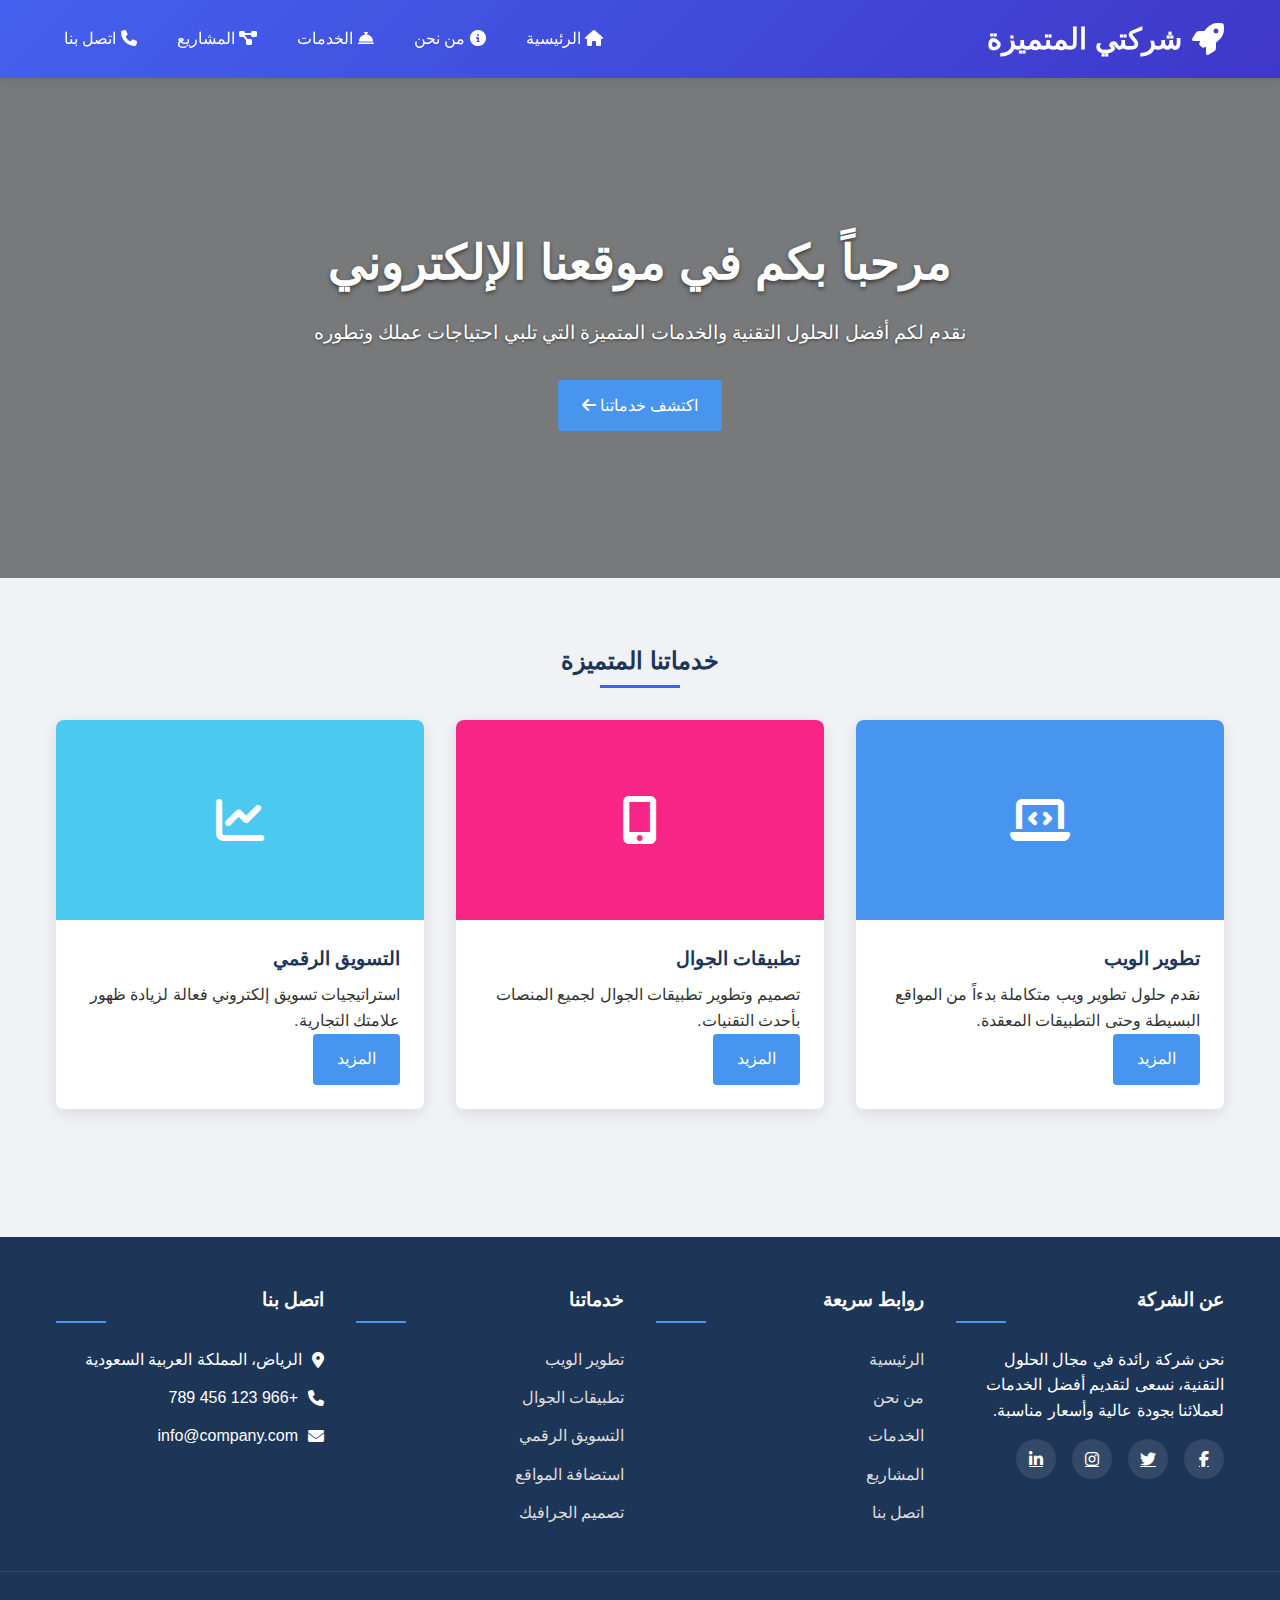
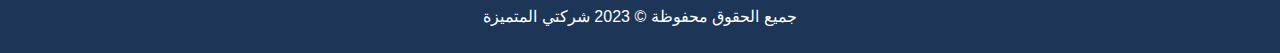
<file: test/index.html>
<!DOCTYPE html>
<html lang="ar" dir="rtl">
<head>
    <meta charset="UTF-8">
    <meta name="viewport" content="width=device-width, initial-scale=1.0">
    <title>موقعي الإلكتروني</title>
    <link rel="stylesheet" href="assets/css/main.css">
    <link rel="stylesheet" href="https://cdnjs.cloudflare.com/ajax/libs/font-awesome/6.4.0/css/all.min.css">
</head>
<body>
    <!-- الهيدر -->
    <header>
        <div class="header-container">
            <div class="logo">
                <i class="fas fa-rocket"></i>
                <span>شركتي المتميزة</span>
            </div>
            <nav>
                <ul>
                    <li><a href="#"><i class="fas fa-home"></i> الرئيسية</a></li>
                    <li><a href="#"><i class="fas fa-info-circle"></i> من نحن</a></li>
                    <li><a href="#"><i class="fas fa-concierge-bell"></i> الخدمات</a></li>
                    <li><a href="#"><i class="fas fa-project-diagram"></i> المشاريع</a></li>
                    <li><a href="#"><i class="fas fa-phone"></i> اتصل بنا</a></li>
                </ul>
            </nav>
        </div>
    </header>
    
    <!-- البانر الرئيسي -->
    <section class="hero">
        <div class="hero-content">
            <h1>مرحباً بكم في موقعنا الإلكتروني</h1>
            <p>نقدم لكم أفضل الحلول التقنية والخدمات المتميزة التي تلبي احتياجات عملك وتطوره</p>
            <a href="#" class="btn">اكتشف خدماتنا <i class="fas fa-arrow-left"></i></a>
        </div>
    </section>
    
    <!-- المحتوى الرئيسي -->
    <div class="container">
        <h2 class="section-title">خدماتنا المتميزة</h2>
        
        <div class="features">
            <div class="feature-card">
                <div class="feature-img">
                    <i class="fas fa-laptop-code"></i>
                </div>
                <div class="feature-content">
                    <h3>تطوير الويب</h3>
                    <p>نقدم حلول تطوير ويب متكاملة بدءاً من المواقع البسيطة وحتى التطبيقات المعقدة.</p>
                    <a href="#" class="btn">المزيد</a>
                </div>
            </div>
            
            <div class="feature-card">
                <div class="feature-img" style="background-color: #f72585;">
                    <i class="fas fa-mobile-alt"></i>
                </div>
                <div class="feature-content">
                    <h3>تطبيقات الجوال</h3>
                    <p>تصميم وتطوير تطبيقات الجوال لجميع المنصات بأحدث التقنيات.</p>
                    <a href="#" class="btn">المزيد</a>
                </div>
            </div>
            
            <div class="feature-card">
                <div class="feature-img" style="background-color: #4cc9f0;">
                    <i class="fas fa-chart-line"></i>
                </div>
                <div class="feature-content">
                    <h3>التسويق الرقمي</h3>
                    <p>استراتيجيات تسويق إلكتروني فعالة لزيادة ظهور علامتك التجارية.</p>
                    <a href="#" class="btn">المزيد</a>
                </div>
            </div>
        </div>
    </div>
    
    <!-- الفوتر -->
    <footer>
        <div class="footer-content">
            <div class="footer-section">
                <h3>عن الشركة</h3>
                <p>نحن شركة رائدة في مجال الحلول التقنية، نسعى لتقديم أفضل الخدمات لعملائنا بجودة عالية وأسعار مناسبة.</p>
                <div class="social-links">
                    <a href="#"><i class="fab fa-facebook-f"></i></a>
                    <a href="#"><i class="fab fa-twitter"></i></a>
                    <a href="#"><i class="fab fa-instagram"></i></a>
                    <a href="#"><i class="fab fa-linkedin-in"></i></a>
                </div>
            </div>
            
            <div class="footer-section">
                <h3>روابط سريعة</h3>
                <ul class="footer-links">
                    <li><a href="#">الرئيسية</a></li>
                    <li><a href="#">من نحن</a></li>
                    <li><a href="#">الخدمات</a></li>
                    <li><a href="#">المشاريع</a></li>
                    <li><a href="#">اتصل بنا</a></li>
                </ul>
            </div>
            
            <div class="footer-section">
                <h3>خدماتنا</h3>
                <ul class="footer-links">
                    <li><a href="#">تطوير الويب</a></li>
                    <li><a href="#">تطبيقات الجوال</a></li>
                    <li><a href="#">التسويق الرقمي</a></li>
                    <li><a href="#">استضافة المواقع</a></li>
                    <li><a href="#">تصميم الجرافيك</a></li>
                </ul>
            </div>
            
            <div class="footer-section">
                <h3>اتصل بنا</h3>
                <ul class="footer-links">
                    <li><i class="fas fa-map-marker-alt"></i> الرياض، المملكة العربية السعودية</li>
                    <li><i class="fas fa-phone"></i> +966 123 456 789</li>
                    <li><i class="fas fa-envelope"></i> info@company.com</li>
                </ul>
            </div>
        </div>
        
        <div class="copyright">
            <p>جميع الحقوق محفوظة &copy; 2023 شركتي المتميزة</p>
        </div>
    </footer>

    <script src="assets/js/main.js"></script>
</body>
</html>
</file>
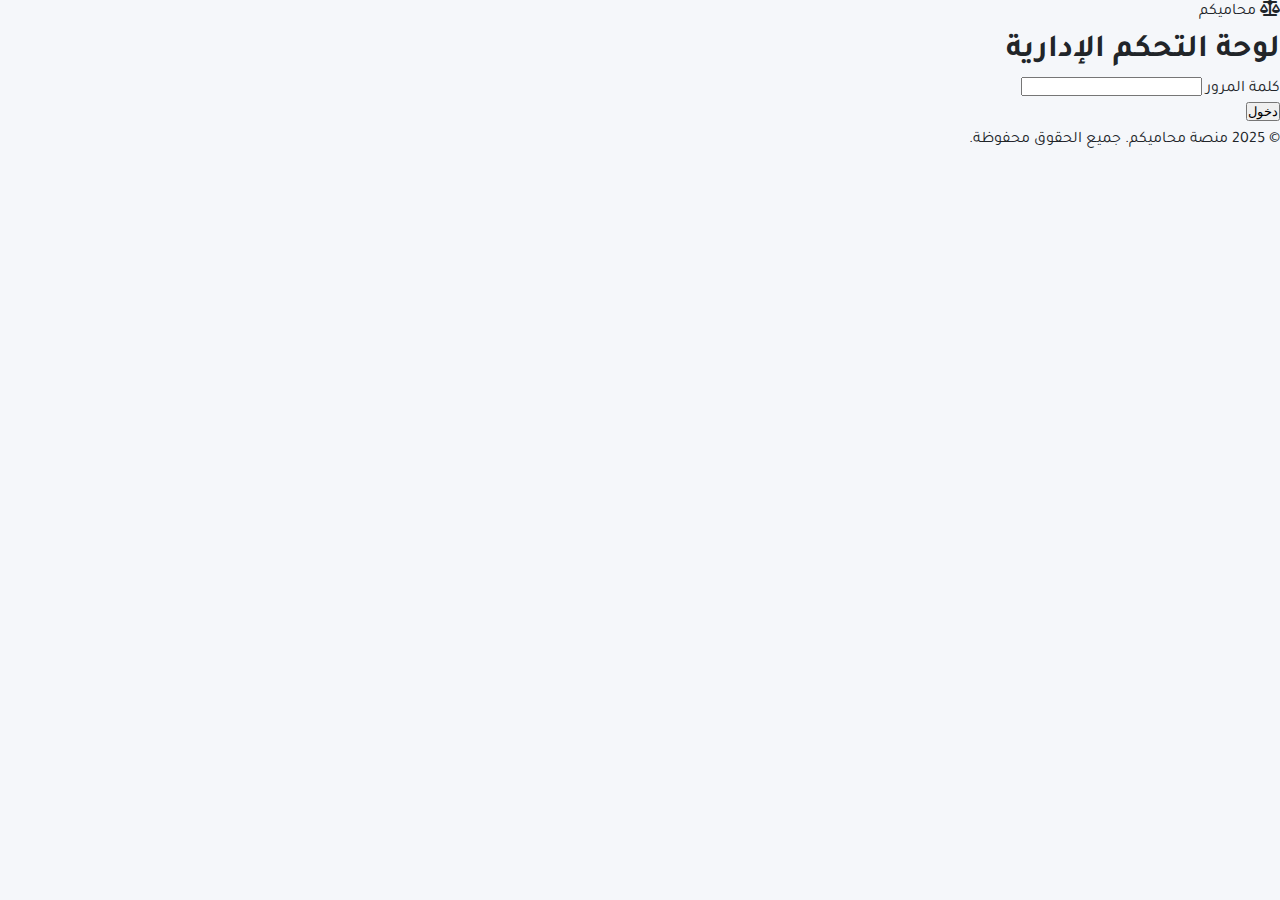
<file: admin.html>
<!DOCTYPE html>
<html lang="ar" dir="rtl">
<head>
    <meta charset="UTF-8">
    <meta name="viewport" content="width=device-width, initial-scale=1.0">
    <title>لوحة التحكم - محاميكم</title>
    <link rel="stylesheet" href="https://cdnjs.cloudflare.com/ajax/libs/font-awesome/6.4.0/css/all.min.css">
    <link href="https://fonts.googleapis.com/css2?family=Tajawal:wght@400;500;700&display=swap" rel="stylesheet">
    <link rel="stylesheet" href="css/admin.css">
</head>
<body>
    <div class="admin-container">
        <!-- الشريط الجانبي -->
        <aside class="sidebar">
            <div class="sidebar-header">
                <div class="admin-logo">
                    <i class="fas fa-scale-balanced"></i>
                    <h2>محاميكم</h2>
                </div>
            </div>
            
            <nav class="sidebar-nav">
                <ul>
                    <li><a href="#dashboard" class="active"><i class="fas fa-tachometer-alt"></i> لوحة التحكم</a></li>
                    <li><a href="#header"><i class="fas fa-header"></i> الهيدر</a></li>
                    <li><a href="#hero"><i class="fas fa-image"></i> البانر</a></li>
                    <li><a href="#services"><i class="fas fa-cogs"></i> الخدمات</a></li>
                    <li><a href="#testimonials"><i class="fas fa-comments"></i> آراء العملاء</a></li>
                    <li><a href="#legal-tips"><i class="fas fa-lightbulb"></i> نصائح قانونية</a></li>
                    <li><a href="#footer"><i class="fas fa-shoe-prints"></i> الفوتر</a></li>
                    <li><a href="#settings"><i class="fas fa-cog"></i> الإعدادات</a></li>
                </ul>
            </nav>
            
            <div class="sidebar-footer">
                <button id="logout-btn" class="btn-logout">
                    <i class="fas fa-sign-out-alt"></i> تسجيل الخروج
                </button>
            </div>
        </aside>
        
        <!-- المحتوى الرئيسي -->
        <main class="main-content">
            <header class="content-header">
                <div class="header-left">
                    <button class="sidebar-toggle">
                        <i class="fas fa-bars"></i>
                    </button>
                    <h1>لوحة التحكم</h1>
                </div>
                <div class="header-right">
                    <div class="notification">
                        <i class="fas fa-bell"></i>
                        <span class="badge">3</span>
                    </div>
                    <div class="admin-profile">
                        <div class="profile-avatar">
                            <i class="fas fa-user-shield"></i>
                        </div>
                        <span>المسؤول</span>
                    </div>
                </div>
            </header>
            
            <div class="content-body">
                <!-- لوحة التحكم -->
                <div id="dashboard" class="section-content active">
                    <h2>مرحبًا بك في لوحة التحكم</h2>
                    <div class="dashboard-stats">
                        <div class="stat-card">
                            <div class="stat-icon">
                                <i class="fas fa-eye"></i>
                            </div>
                            <div class="stat-info">
                                <h3>1,245</h3>
                                <p>زيارات اليوم</p>
                            </div>
                        </div>
                        <div class="stat-card">
                            <div class="stat-icon">
                                <i class="fas fa-users"></i>
                            </div>
                            <div class="stat-info">
                                <h3>87</h3>
                                <p>عملاء جدد</p>
                            </div>
                        </div>
                        <div class="stat-card">
                            <div class="stat-icon">
                                <i class="fas fa-comments"></i>
                            </div>
                            <div class="stat-info">
                                <h3>32</h3>
                                <p>استشارات جديدة</p>
                            </div>
                        </div>
                        <div class="stat-card">
                            <div class="stat-icon">
                                <i class="fas fa-chart-line"></i>
                            </div>
                            <div class="stat-info">
                                <h3>+24%</h3>
                                <p>نمو الموقع</p>
                            </div>
                        </div>
                    </div>
                    
                    <div class="recent-activities">
                        <h3>آخر التحديثات</h3>
                        <ul>
                            <li>
                                <i class="fas fa-edit"></i>
                                <span>تم تحديث قسم الخدمات</span>
                                <small>منذ 2 ساعة</small>
                            </li>
                            <li>
                                <i class="fas fa-plus-circle"></i>
                                <span>تمت إضافة شهادة عميل جديد</span>
                                <small>منذ 5 ساعات</small>
                            </li>
                            <li>
                                <i class="fas fa-image"></i>
                                <span>تم تغيير صورة البانر الرئيسي</span>
                                <small>منذ يوم واحد</small>
                            </li>
                        </ul>
                    </div>
                </div>
                
                <!-- تحرير الهيدر -->
                <div id="header" class="section-content">
                    <h2>تحرير الهيدر</h2>
                    <div class="editor-container">
                        <div class="editor-preview">
                            <h4>معاينة الهيدر</h4>
                            <div class="preview-box">
                                <div class="preview-header">
                                    <div class="preview-logo">
                                        <i class="fas fa-scale-balanced"></i>
                                        <span id="preview-logo-text">محاميكم</span>
                                    </div>
                                    <ul class="preview-nav">
                                        <li><a href="#">الرئيسية</a></li>
                                        <li><a href="#">الخدمات</a></li>
                                        <li><a href="#">كيف يعمل</a></li>
                                        <li><a href="#">اتصل بنا</a></li>
                                    </ul>
                                </div>
                            </div>
                        </div>
                        
                        <div class="editor-form">
                            <h4>تعديل المحتوى</h4>
                            <form class="form-section">
                                <div class="form-group">
                                    <label>شعار الموقع (لوجو)</label>
                                    <div class="image-upload">
                                        <img id="logo-preview" src="#" alt="الشعار الحالي">
                                        <input type="file" id="logo-upload" accept="image/*">
                                        <button type="button" class="btn-upload">تغيير الصورة</button>
                                    </div>
                                </div>
                                
                                <div class="form-group">
                                    <label>نص الشعار</label>
                                    <input type="text" id="logo-text" value="محاميكم" oninput="updatePreview()">
                                </div>
                                
                                <div class="form-group">
                                    <label>روابط القائمة</label>
                                    <div class="menu-items">
                                        <div class="menu-item">
                                            <input type="text" value="الرئيسية" placeholder="نص الرابط">
                                            <input type="text" value="#" placeholder="الرابط">
                                            <button class="btn-remove"><i class="fas fa-times"></i></button>
                                        </div>
                                        <div class="menu-item">
                                            <input type="text" value="الخدمات" placeholder="نص الرابط">
                                            <input type="text" value="#services" placeholder="الرابط">
                                            <button class="btn-remove"><i class="fas fa-times"></i></button>
                                        </div>
                                        <div class="menu-item">
                                            <input type="text" value="اتصل بنا" placeholder="نص الرابط">
                                            <input type="text" value="#contact" placeholder="الرابط">
                                            <button class="btn-remove"><i class="fas fa-times"></i></button>
                                        </div>
                                    </div>
                                    <button type="button" class="btn-add-item">إضافة رابط جديد</button>
                                </div>
                                
                                <div class="form-actions">
                                    <button type="button" class="btn-save" onclick="saveSettings()">حفظ التغييرات</button>
                                    <button type="reset" class="btn-reset">إعادة تعيين</button>
                                </div>
                            </form>
                        </div>
                    </div>
                </div>
                
                <!-- إعدادات النظام -->
                <div id="settings" class="section-content">
                    <h2>إعدادات النظام</h2>
                    <div class="settings-container">
                        <div class="settings-tabs">
                            <button class="tab-btn active">عام</button>
                            <button class="tab-btn">المستخدمين</button>
                            <button class="tab-btn">الأمان</button>
                        </div>
                        
                        <div class="settings-content">
                            <form class="form-section">
                                <div class="form-group">
                                    <label>اسم الموقع</label>
                                    <input type="text" value="محاميكم">
                                </div>
                                
                                <div class="form-group">
                                    <label>وصف الموقع</label>
                                    <textarea>استشارات قانونية فورية من محامين متخصصين في العراق. حلول قانونية في العقارات، الأسرة، العمل. متاح 24 ساعة طوال الأسبوع.</textarea>
                                </div>
                                
                                <div class="form-group">
                                    <label>وضع الصيانة</label>
                                    <div class="switch-container">
                                        <label class="switch">
                                            <input type="checkbox">
                                            <span class="slider"></span>
                                        </label>
                                        <span>غير مفعل</span>
                                    </div>
                                </div>
                                
                                <div class="form-actions">
                                    <button type="button" class="btn-save">حفظ الإعدادات</button>
                                </div>
                            </form>
                        </div>
                    </div>
                </div>
            </div>
            
            <footer class="content-footer">
                <p>نظام إدارة موقع محاميكم © 2025 - الإصدار 2.0</p>
            </footer>
        </main>
    </div>
    
    <script src="js/admin.js"></script>
</body>
</html>
</file>
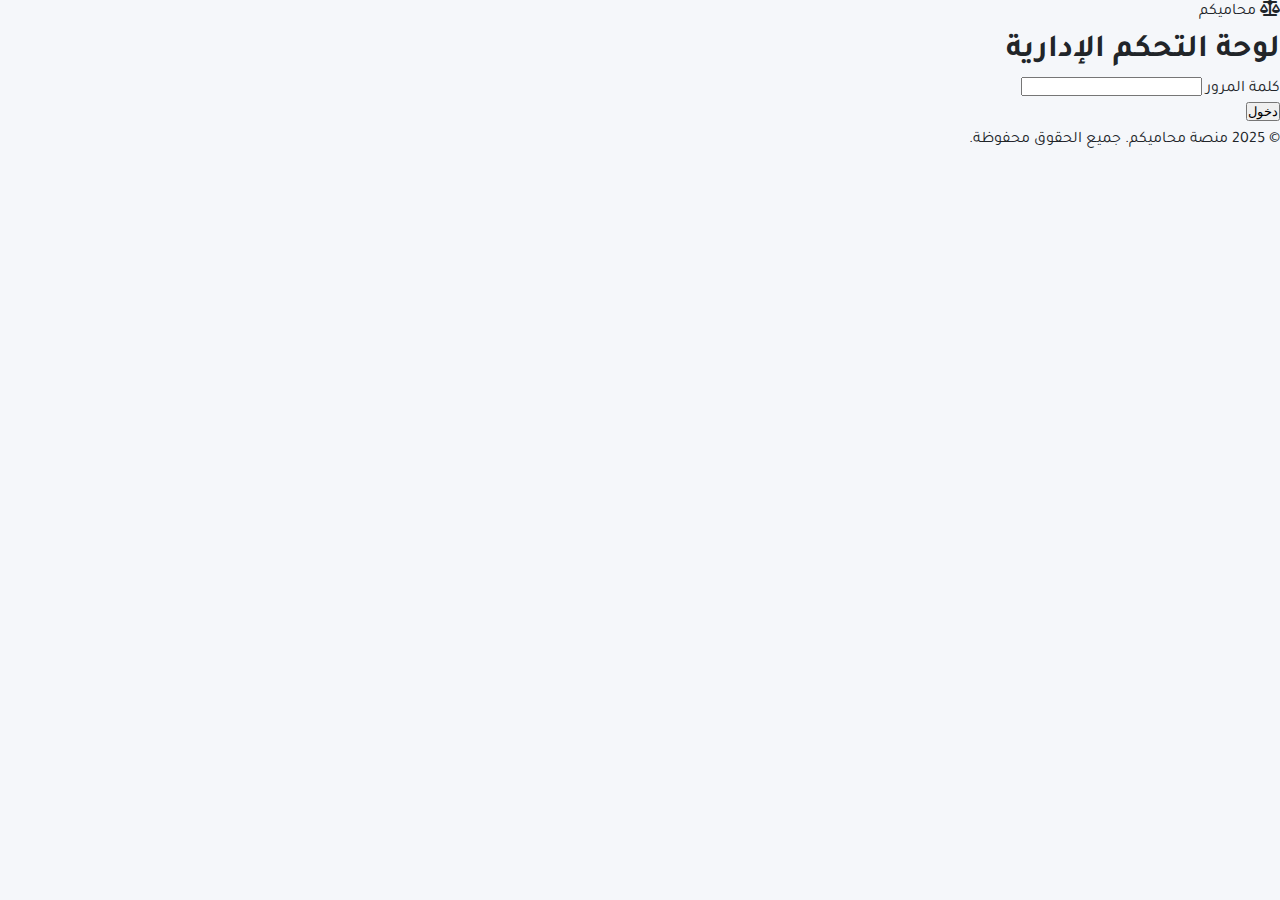
<file: login.html>
<!DOCTYPE html>
<html lang="ar" dir="rtl">
<head>
    <meta charset="UTF-8">
    <meta name="viewport" content="width=device-width, initial-scale=1.0">
    <title>تسجيل الدخول - محاميكم</title>
    <link rel="stylesheet" href="https://cdnjs.cloudflare.com/ajax/libs/font-awesome/6.4.0/css/all.min.css">
    <link href="https://fonts.googleapis.com/css2?family=Tajawal:wght@400;500;700&display=swap" rel="stylesheet">
    <link rel="stylesheet" href="css/admin.css">
</head>
<body>
    <div class="login-container">
        <div class="login-header">
            <div class="logo">
                <i class="fas fa-scale-balanced"></i>
                <span>محاميكم</span>
            </div>
            <h1>لوحة التحكم الإدارية</h1>
        </div>
        
        <form class="login-form" id="login-form">
            <div class="form-group">
                <label for="password">كلمة المرور</label>
                <input type="password" id="password" required>
            </div>
            
            <button type="submit" class="btn-login">دخول</button>
        </form>
        
        <div class="login-footer">
            <p>© 2025 منصة محاميكم. جميع الحقوق محفوظة.</p>
        </div>
    </div>
    
    <script>
        document.getElementById('login-form').addEventListener('submit', function(e) {
            e.preventDefault();
            const password = document.getElementById('password').value;
            if (password === 'admin123') {
                localStorage.setItem('adminAuth', 'true');
                window.location.href = 'admin.html';
            } else {
                alert('كلمة المرور غير صحيحة');
            }
        });
    </script>
</body>
</html>
</file>
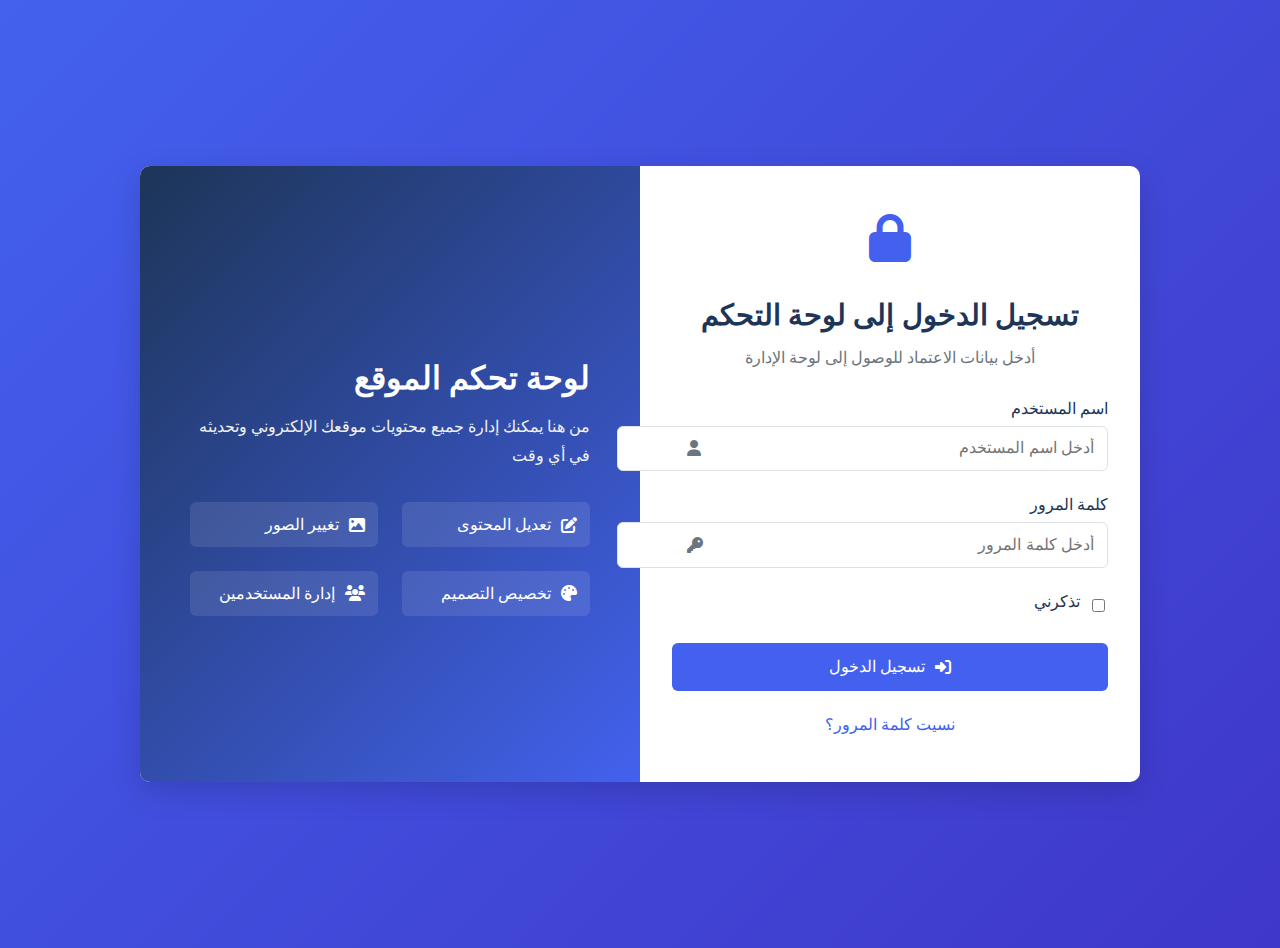
<file: test/admin/dashboard.html>
<!DOCTYPE html>
<html lang="ar" dir="rtl">
<head>
    <meta charset="UTF-8">
    <meta name="viewport" content="width=device-width, initial-scale=1.0">
    <title>لوحة التحكم | إدارة الموقع</title>
    <link rel="stylesheet" href="../assets/css/admin.css">
    <link rel="stylesheet" href="https://cdnjs.cloudflare.com/ajax/libs/font-awesome/6.4.0/css/all.min.css">
    <style>
        /* أنماط لوحة التحكم */
        :root {
            --primary: #4361ee;
            --secondary: #3f37c9;
            --accent: #4895ef;
            --dark: #1d3557;
            --light: #f8f9fa;
            --success: #4cc9f0;
            --danger: #f72585;
            --warning: #f8961e;
            --gray: #6c757d;
            --border: #dee2e6;
            --text: #333;
            --bg: #f0f2f5;
            --sidebar-bg: #1d3557;
            --sidebar-text: #f0f0f0;
            --sidebar-hover: #2a4a7e;
        }

        /* لوحة التحكم */
        .admin-dashboard {
            display: flex;
            min-height: 100vh;
            background: var(--bg);
            flex-direction: column;
        }

        .admin-header {
            background: white;
            padding: 1rem 2rem;
            display: flex;
            justify-content: space-between;
            align-items: center;
            box-shadow: 0 2px 10px rgba(0,0,0,0.1);
            position: sticky;
            top: 0;
            z-index: 100;
            flex-wrap: wrap;
        }

        .header-left {
            display: flex;
            align-items: center;
            gap: 15px;
        }

        .menu-toggle {
            background: none;
            border: none;
            font-size: 1.3rem;
            cursor: pointer;
            color: var(--dark);
        }

        .logo {
            display: flex;
            align-items: center;
            gap: 10px;
            font-size: 1.3rem;
            font-weight: 600;
            color: var(--dark);
        }

        .logo i {
            color: var(--primary);
        }

        .admin-profile {
            display: flex;
            align-items: center;
            gap: 10px;
            position: relative;
            cursor: pointer;
        }

        .admin-profile img {
            width: 40px;
            height: 40px;
            border-radius: 50%;
            object-fit: cover;
        }

        .profile-dropdown {
            position: absolute;
            top: 100%;
            right: 0;
            background: white;
            width: 200px;
            border-radius: 6px;
            box-shadow: 0 5px 15px rgba(0,0,0,0.1);
            padding: 0.5rem 0;
            display: none;
            z-index: 200;
        }

        .profile-dropdown a {
            display: flex;
            align-items: center;
            gap: 10px;
            padding: 0.8rem 1rem;
            color: var(--dark);
            text-decoration: none;
            transition: background 0.3s;
        }

        .profile-dropdown a:hover {
            background: var(--bg);
        }

        .admin-profile:hover .profile-dropdown {
            display: block;
        }

        .admin-content-container {
            display: flex;
            flex: 1;
        }

        .sidebar {
            width: 250px;
            background: var(--sidebar-bg);
            color: var(--sidebar-text);
            transition: width 0.3s;
        }

        .admin-nav ul {
            list-style: none;
            padding: 0;
            margin: 0;
        }

        .admin-nav li a {
            display: flex;
            align-items: center;
            gap: 15px;
            padding: 1rem 1.5rem;
            color: var(--sidebar-text);
            text-decoration: none;
            transition: background 0.3s;
            border-left: 4px solid transparent;
        }

        .admin-nav li a:hover {
            background: var(--sidebar-hover);
        }

        .admin-nav li.active a {
            background: var(--sidebar-hover);
            border-left: 4px solid var(--accent);
        }

        .admin-nav i {
            width: 24px;
            text-align: center;
        }

        .admin-main {
            flex: 1;
            padding: 2rem;
            padding-top: 20px;
            overflow-y: auto;
        }

        .admin-container {
            max-width: 1200px;
            margin: 0 auto;
        }

        .dashboard-header {
            margin-bottom: 2rem;
        }

        .dashboard-header h1 {
            display: flex;
            align-items: center;
            gap: 10px;
            font-size: 1.8rem;
            color: var(--dark);
            margin-bottom: 0.5rem;
        }

        .dashboard-header p {
            color: var(--gray);
        }

        .stats-cards {
            display: grid;
            grid-template-columns: repeat(auto-fit, minmax(240px, 1fr));
            gap: 1.5rem;
            margin-bottom: 2rem;
        }

        .stat-card {
            background: white;
            border-radius: 8px;
            padding: 1.5rem;
            display: flex;
            align-items: center;
            gap: 15px;
            box-shadow: 0 4px 10px rgba(0,0,0,0.05);
        }

        .stat-icon {
            width: 60px;
            height: 60px;
            border-radius: 8px;
            display: flex;
            align-items: center;
            justify-content: center;
            color: white;
            font-size: 1.5rem;
        }

        .stat-info h3 {
            font-size: 1.8rem;
            color: var(--dark);
            margin-bottom: 0.2rem;
        }

        .stat-info p {
            color: var(--gray);
        }

        .quick-links {
            background: white;
            border-radius: 8px;
            padding: 1.5rem;
            box-shadow: 0 4px 10px rgba(0,0,0,0.05);
        }

        .quick-links h2 {
            display: flex;
            align-items: center;
            gap: 10px;
            font-size: 1.3rem;
            color: var(--dark);
            margin-bottom: 1.5rem;
        }

        .links-grid {
            display: grid;
            grid-template-columns: repeat(auto-fill, minmax(160px, 1fr));
            gap: 1.2rem;
        }

        .quick-link {
            display: flex;
            flex-direction: column;
            align-items: center;
            justify-content: center;
            gap: 10px;
            padding: 1.5rem 1rem;
            background: var(--light);
            border-radius: 8px;
            text-decoration: none;
            color: var(--dark);
            transition: all 0.3s;
        }

        .quick-link:hover {
            background: var(--primary);
            color: white;
            transform: translateY(-5px);
        }

        .quick-link i {
            font-size: 1.8rem;
        }

        .quick-link span {
            font-weight: 500;
        }

        .notification {
            position: fixed;
            top: 20px;
            right: 20px;
            padding: 1rem 1.5rem;
            border-radius: 6px;
            color: white;
            box-shadow: 0 4px 15px rgba(0,0,0,0.2);
            z-index: 3000;
            display: none;
        }

        .notification.success {
            background: var(--success);
        }

        .notification.error {
            background: var(--danger);
        }
        
        /* إدارة المستخدمين - التعديل الجديد */
        .add-user-form {
            display: grid;
            grid-template-columns: 1fr 1fr 1fr auto;
            gap: 10px;
            margin-bottom: 1.5rem;
        }

        .users-list {
            margin-top: 2rem;
        }

        .users-table {
            width: 100%;
            border-collapse: collapse;
        }

        .users-table th, 
        .users-table td {
            padding: 0.8rem;
            text-align: right;
            border-bottom: 1px solid var(--border);
        }

        .users-table th {
            background-color: var(--light);
            font-weight: 600;
        }

        .status {
            padding: 0.3rem 0.6rem;
            border-radius: 4px;
            font-size: 0.9rem;
        }

        .status.active {
            background-color: #d4edda;
            color: #155724;
        }

        .status.inactive {
            background-color: #f8d7da;
            color: #721c24;
        }

        .btn-edit-user, 
        .btn-delete-user {
            background: none;
            border: none;
            cursor: pointer;
            font-size: 1.1rem;
            margin-left: 5px;
        }

        .btn-edit-user {
            color: var(--primary);
        }

        .btn-delete-user {
            color: var(--danger);
        }
        
        .btn-add-user {
            display: inline-flex;
            align-items: center;
            justify-content: center;
            gap: 8px;
            padding: 0.8rem 1.2rem;
            background: var(--success);
            color: white;
            border: none;
            border-radius: 6px;
            cursor: pointer;
            transition: background 0.3s;
        }

        .btn-add-user:hover {
            background: #0d9a6d;
        }
        
        /* تخصيص التصميم */
        .section {
            background: white;
            border-radius: 8px;
            overflow: hidden;
            box-shadow: 0 4px 10px rgba(0,0,0,0.05);
            margin-bottom: 2rem;
        }

        .section-header {
            background: var(--light);
            padding: 1rem 1.5rem;
            border-bottom: 1px solid var(--border);
        }

        .section-header h2 {
            display: flex;
            align-items: center;
            gap: 10px;
            font-size: 1.3rem;
            color: var(--dark);
        }

        .section-body {
            padding: 1.5rem;
        }

        .form-group {
            margin-bottom: 1.2rem;
        }

        .form-group label {
            display: block;
            margin-bottom: 0.5rem;
            font-weight: 500;
            color: var(--dark);
        }

        .form-control {
            width: 100%;
            padding: 0.8rem;
            border: 1px solid var(--border);
            border-radius: 6px;
            font-size: 1rem;
            transition: border 0.3s;
        }

        .form-control:focus {
            outline: none;
            border-color: var(--accent);
            box-shadow: 0 0 0 3px rgba(67, 97, 238, 0.1);
        }

        textarea.form-control {
            min-height: 120px;
            resize: vertical;
        }

        .btn-save {
            display: inline-flex;
            align-items: center;
            justify-content: center;
            gap: 8px;
            padding: 0.8rem 1.5rem;
            background: var(--primary);
            color: white;
            border: none;
            border-radius: 6px;
            font-weight: 500;
            cursor: pointer;
            transition: background 0.3s;
            margin-top: 1rem;
        }

        .btn-save:hover {
            background: var(--secondary);
        }

        .color-picker {
            display: flex;
            gap: 0.8rem;
            flex-wrap: wrap;
        }

        .color-option {
            width: 36px;
            height: 36px;
            border-radius: 50%;
            cursor: pointer;
            border: 2px solid transparent;
            transition: all 0.3s;
        }

        .color-option.active {
            border-color: var(--dark);
            transform: scale(1.1);
        }
        
        /* إدارة الأزرار */
        .button-manager {
            display: grid;
            grid-template-columns: 1fr auto auto;
            gap: 10px;
            align-items: center;
            margin-bottom: 10px;
        }
        
        .btn-remove {
            background: var(--danger);
            color: white;
            border: none;
            border-radius: 4px;
            padding: 0.5rem;
            cursor: pointer;
        }

        /* التكيف مع الشاشات الصغيرة */
        @media (max-width: 992px) {
            .sidebar {
                width: 70px;
            }
            
            .admin-nav li span {
                display: none;
            }
            
            .admin-nav li a {
                justify-content: center;
                padding: 1rem;
            }
            
            .admin-nav li.active a {
                border-left: none;
                border-bottom: 4px solid var(--accent);
            }
            
            .add-user-form {
                grid-template-columns: 1fr;
            }
            
            .button-manager {
                grid-template-columns: 1fr;
            }
        }

        @media (max-width: 768px) {
            .admin-content-container {
                flex-direction: column;
            }
            
            .sidebar {
                width: 100%;
            }
        }

        @media (max-width: 576px) {
            .admin-header {
                padding: 1rem;
            }
            
            .admin-main {
                padding: 1rem;
                padding-top: 20px;
            }
            
            .stats-cards {
                grid-template-columns: 1fr;
            }
            
            .links-grid {
                grid-template-columns: 1fr 1fr;
            }
        }
        
        /* نافذة تعديل المستخدم */
        .user-modal {
            position: fixed;
            top: 0;
            left: 0;
            width: 100%;
            height: 100%;
            background: rgba(0,0,0,0.5);
            display: flex;
            justify-content: center;
            align-items: center;
            z-index: 4000;
            display: none;
        }
        
        .modal-content {
            background: white;
            width: 500px;
            max-width: 90%;
            border-radius: 8px;
            padding: 2rem;
            box-shadow: 0 5px 20px rgba(0,0,0,0.2);
        }
        
        .modal-header {
            display: flex;
            justify-content: space-between;
            align-items: center;
            margin-bottom: 1.5rem;
        }
        
        .modal-header h2 {
            margin: 0;
        }
        
        .close-modal {
            background: none;
            border: none;
            font-size: 1.5rem;
            cursor: pointer;
            color: var(--gray);
        }
    </style>
</head>
<body class="admin-dashboard" onload="initAdminDashboard()">
    <!-- شريط التنقل العلوي -->
    <header class="admin-header">
        <div class="header-left">
            <button class="menu-toggle">
                <i class="fas fa-bars"></i>
            </button>
            <div class="logo">
                <i class="fas fa-cogs"></i>
                <span>لوحة التحكم</span>
            </div>
        </div>
        
        <div class="header-right">
            <div class="admin-profile">
                <img src="https://via.placeholder.com/40" alt="صورة المدير">
                <span>مدير الموقع</span>
                <i class="fas fa-chevron-down"></i>
                <div class="profile-dropdown">
                    <a href="#"><i class="fas fa-user"></i> الملف الشخصي</a>
                    <a href="#"><i class="fas fa-cog"></i> الإعدادات</a>
                    <a href="#" id="logoutBtn"><i class="fas fa-sign-out-alt"></i> تسجيل الخروج</a>
                </div>
            </div>
        </div>
    </header>
    
    <!-- المحتوى الرئيسي -->
    <div class="admin-content-container">
        <!-- القائمة الجانبية المعدلة -->
        <aside class="sidebar">
            <nav class="admin-nav">
                <ul>
                    <li class="active">
                        <a href="#" id="dashboardLink">
                            <i class="fas fa-home"></i>
                            <span>الصفحة الرئيسية</span>
                        </a>
                    </li>
                    <li>
                        <a href="#" id="goToSiteLink">
                            <i class="fas fa-globe"></i>
                            <span>اذهب إلى الموقع</span>
                        </a>
                    </li>
                    <li>
                        <a href="#" id="designLink">
                            <i class="fas fa-paint-brush"></i>
                            <span>تخصيص التصميم</span>
                        </a>
                    </li>
                    <li>
                        <a href="#" id="pagesLink">
                            <i class="fas fa-file-alt"></i>
                            <span>إدارة الصفحات</span>
                        </a>
                    </li>
                    <li>
                        <a href="#" id="galleryLink">
                            <i class="fas fa-images"></i>
                            <span>معرض الصور</span>
                        </a>
                    </li>
                    <li>
                        <a href="#" id="headerLink">
                            <i class="fas fa-header"></i>
                            <span>الهيدر</span>
                        </a>
                    </li>
                    <li>
                        <a href="#" id="bannerLink">
                            <i class="fas fa-image"></i>
                            <span>البانر</span>
                        </a>
                    </li>
                    <li>
                        <a href="#" id="footerLink">
                            <i class="fas fa-shoe-prints"></i>
                            <span>الفوتر</span>
                        </a>
                    </li>
                    <li>
                        <a href="#" id="settingsLink">
                            <i class="fas fa-cog"></i>
                            <span>الإعدادات</span>
                        </a>
                    </li>
                    <li>
                        <a href="#" id="usersLink">
                            <i class="fas fa-users"></i>
                            <span>المستخدمين</span>
                        </a>
                    </li>
                </ul>
            </nav>
        </aside>
        
        <!-- المحتوى الرئيسي للوحة التحكم (التقارير والروابط فقط) -->
        <main class="admin-main" id="mainContent">
            <div class="admin-container">
                <div class="dashboard-header">
                    <h1><i class="fas fa-tachometer-alt"></i> لوحة التحكم</h1>
                    <p>مرحباً بك في لوحة تحكم موقعك، من هنا يمكنك إدارة جميع محتويات الموقع</p>
                </div>
                
                <div class="stats-cards">
                    <div class="stat-card">
                        <div class="stat-icon" style="background: #4361ee;">
                            <i class="fas fa-eye"></i>
                        </div>
                        <div class="stat-info">
                            <h3>5,248</h3>
                            <p>الزيارات اليومية</p>
                        </div>
                    </div>
                    
                    <div class="stat-card">
                        <div class="stat-icon" style="background: #4cc9f0;">
                            <i class="fas fa-users"></i>
                        </div>
                        <div class="stat-info">
                            <h3>1,248</h3>
                            <p>المستخدمين الجدد</p>
                        </div>
                    </div>
                    
                    <div class="stat-card">
                        <div class="stat-icon" style="background: #f72585;">
                            <i class="fas fa-shopping-cart"></i>
                        </div>
                        <div class="stat-info">
                            <h3>248</h3>
                            <p>الطلبات الجديدة</p>
                        </div>
                    </div>
                    
                    <div class="stat-card">
                        <div class="stat-icon" style="background: #7209b7;">
                            <i class="fas fa-comments"></i>
                        </div>
                        <div class="stat-info">
                            <h3>56</h3>
                            <p>التعليقات الجديدة</p>
                        </div>
                    </div>
                </div>
                
                <div class="quick-links">
                    <h2><i class="fas fa-bolt"></i> روابط سريعة</h2>
                    <div class="links-grid">
                        <a href="#" class="quick-link" id="galleryQuickLink">
                            <i class="fas fa-images"></i>
                            <span>معرض الصور</span>
                        </a>
                        <a href="#" class="quick-link" id="pagesQuickLink">
                            <i class="fas fa-file-alt"></i>
                            <span>إدارة الصفحات</span>
                        </a>
                        <a href="#" class="quick-link" id="usersQuickLink">
                            <i class="fas fa-users"></i>
                            <span>إدارة المستخدمين</span>
                        </a>
                        <a href="#" class="quick-link" id="settingsQuickLink">
                            <i class="fas fa-cog"></i>
                            <span>إعدادات الموقع</span>
                        </a>
                    </div>
                </div>
            </div>
        </main>
        
        <!-- قسم تخصيص التصميم (مخفي افتراضيًا) -->
        <div id="designSection" class="admin-main" style="display:none;">
            <div class="admin-container">
                <div class="dashboard-header">
                    <h1><i class="fas fa-paint-brush"></i> تخصيص التصميم</h1>
                    <p>من هنا يمكنك تخصيص ألوان وأنماط الموقع</p>
                </div>
                
                <div class="section">
                    <div class="section-header">
                        <h2><i class="fas fa-palette"></i> تخصيص التصميم</h2>
                    </div>
                    <div class="section-body">
                        <div class="form-group">
                            <label>اللون الرئيسي:</label>
                            <div class="color-picker">
                                <div class="color-option active" style="background: #4361ee;" data-color="#4361ee"></div>
                                <div class="color-option" style="background: #f72585;" data-color="#f72585"></div>
                                <div class="color-option" style="background: #4cc9f0;" data-color="#4cc9f0"></div>
                                <div class="color-option" style="background: #7209b7;" data-color="#7209b7"></div>
                                <div class="color-option" style="background: #2ec4b6;" data-color="#2ec4b6"></div>
                                <div class="color-option" style="background: #ff9f1c;" data-color="#ff9f1c"></div>
                            </div>
                        </div>
                        
                        <div class="form-group">
                            <label>نمط التصميم</label>
                            <select class="form-control">
                                <option>فوتح</option>
                                <option>داكن</option>
                                <option>مختلط</option>
                            </select>
                        </div>
                        
                        <div class="form-group">
                            <label>نوع الخط</label>
                            <select class="form-control">
                                <option>Droid Arabic</option>
                                <option>Noto Sans Arabic</option>
                                <option>El Messiri</option>
                                <option>Tajawal</option>
                            </select>
                        </div>
                        
                        <button class="btn-save" id="saveDesign">
                            <i class="fas fa-save"></i> حفظ التغييرات
                        </button>
                    </div>
                </div>
            </div>
        </div>
        
        <!-- قسم إدارة الصفحات -->
        <div id="pagesSection" class="admin-main" style="display:none;">
            <div class="admin-container">
                <div class="dashboard-header">
                    <h1><i class="fas fa-file-alt"></i> إدارة الصفحات</h1>
                    <p>من هنا يمكنك إضافة وتعديل وحذف صفحات الموقع</p>
                </div>
                
                <div class="section">
                    <div class="section-header">
                        <h2><i class="fas fa-plus-circle"></i> إضافة صفحة جديدة</h2>
                    </div>
                    <div class="section-body">
                        <div class="form-group">
                            <label>عنوان الصفحة</label>
                            <input type="text" class="form-control" id="pageTitle" placeholder="أدخل عنوان الصفحة">
                        </div>
                        
                        <div class="form-group">
                            <label>محتوى الصفحة</label>
                            <textarea class="form-control" rows="8" placeholder="أدخل محتوى الصفحة"></textarea>
                        </div>
                        
                        <div class="form-group">
                            <label>رابط الصفحة</label>
                            <input type="text" class="form-control" id="pageSlug" placeholder="أدخل رابط الصفحة">
                        </div>
                        
                        <button class="btn-save">
                            <i class="fas fa-save"></i> حفظ الصفحة
                        </button>
                    </div>
                </div>
            </div>
        </div>
        
        <!-- قسم معرض الصور -->
        <div id="gallerySection" class="admin-main" style="display:none;">
            <div class="admin-container">
                <div class="dashboard-header">
                    <h1><i class="fas fa-images"></i> معرض الصور</h1>
                    <p>من هنا يمكنك إدارة جميع صور الموقع</p>
                </div>
                
                <div class="section">
                    <div class="section-header">
                        <h2><i class="fas fa-upload"></i> رفع صورة جديدة</h2>
                    </div>
                    <div class="section-body">
                        <div class="form-group">
                            <label>اختر صورة للرفع</label>
                            <input type="file" class="form-control" id="imageUpload">
                        </div>
                        
                        <div class="form-group">
                            <label>وصف الصورة (اختياري)</label>
                            <input type="text" class="form-control" placeholder="أدخل وصف للصورة">
                        </div>
                        
                        <button class="btn-save">
                            <i class="fas fa-save"></i> حفظ الصورة
                        </button>
                    </div>
                </div>
            </div>
        </div>
        
        <!-- قسم إدارة الهيدر -->
        <div id="headerSection" class="admin-main" style="display:none;">
            <div class="admin-container">
                <div class="dashboard-header">
                    <h1><i class="fas fa-header"></i> إدارة الهيدر</h1>
                    <p>من هنا يمكنك تعديل شريط التنقل العلوي</p>
                </div>
                
                <div class="section">
                    <div class="section-header">
                        <h2><i class="fas fa-image"></i> تعديل اللوجو</h2>
                    </div>
                    <div class="section-body">
                        <div class="form-group">
                            <label>صورة اللوجو</label>
                            <input type="file" class="form-control" id="logoUpload">
                        </div>
                        
                        <div class="form-group">
                            <label>اسم الموقع</label>
                            <input type="text" class="form-control" value="شركتي المتميزة">
                        </div>
                        
                        <button class="btn-save" id="saveLogo">
                            <i class="fas fa-save"></i> حفظ التغييرات
                        </button>
                    </div>
                </div>
                
                <div class="section">
                    <div class="section-header">
                        <h2><i class="fas fa-link"></i> الأزرار الرئيسية</h2>
                    </div>
                    <div class="section-body">
                        <div class="form-group">
                            <label>إدارة الأزرار</label>
                            <div id="headerButtonsContainer">
                                <div class="button-manager">
                                    <input type="text" class="form-control" value="الرئيسية">
                                    <input type="text" class="form-control" value="#">
                                    <button class="btn-remove"><i class="fas fa-times"></i></button>
                                </div>
                                <div class="button-manager">
                                    <input type="text" class="form-control" value="من نحن">
                                    <input type="text" class="form-control" value="#">
                                    <button class="btn-remove"><i class="fas fa-times"></i></button>
                                </div>
                                <div class="button-manager">
                                    <input type="text" class="form-control" value="الخدمات">
                                    <input type="text" class="form-control" value="#">
                                    <button class="btn-remove"><i class="fas fa-times"></i></button>
                                </div>
                            </div>
                            <button class="btn-add-user" id="addHeaderButton" style="margin-top: 15px;">
                                <i class="fas fa-plus"></i> إضافة زر جديد
                            </button>
                        </div>
                        
                        <button class="btn-save" id="saveHeaderButtons">
                            <i class="fas fa-save"></i> حفظ التغييرات
                        </button>
                    </div>
                </div>
            </div>
        </div>
        
        <!-- قسم إدارة البانر -->
        <div id="bannerSection" class="admin-main" style="display:none;">
            <div class="admin-container">
                <div class="dashboard-header">
                    <h1><i class="fas fa-image"></i> إدارة البانر</h1>
                    <p>من هنا يمكنك تعديل البانر الرئيسي</p>
                </div>
                
                <div class="section">
                    <div class="section-header">
                        <h2><i class="fas fa-sliders-h"></i> تعديل البانر</h2>
                    </div>
                    <div class="section-body">
                        <div class="form-group">
                            <label>صورة الخلفية</label>
                            <input type="file" class="form-control" id="bannerUpload">
                        </div>
                        
                        <div class="form-group">
                            <label>العنوان الرئيسي</label>
                            <input type="text" class="form-control" value="مرحباً بكم في موقعنا الإلكتروني">
                        </div>
                        
                        <div class="form-group">
                            <label>الوصف</label>
                            <textarea class="form-control" rows="3">نقدم لكم أفضل الحلول التقنية والخدمات المتميزة التي تلبي احتياجات عملك وتطوره</textarea>
                        </div>
                        
                        <div class="form-group">
                            <label>نص زر الدعوة</label>
                            <input type="text" class="form-control" value="اكتشف خدماتنا">
                        </div>
                        
                        <button class="btn-save" id="saveBanner">
                            <i class="fas fa-save"></i> حفظ التغييرات
                        </button>
                    </div>
                </div>
            </div>
        </div>
        
        <!-- قسم إدارة الفوتر -->
        <div id="footerSection" class="admin-main" style="display:none;">
            <div class="admin-container">
                <div class="dashboard-header">
                    <h1><i class="fas fa-shoe-prints"></i> إدارة الفوتر</h1>
                    <p>من هنا يمكنك تعديل الفوتر (التذييل)</p>
                </div>
                
                <div class="section">
                    <div class="section-header">
                        <h2><i class="fas fa-edit"></i> تعديل محتوى الفوتر</h2>
                    </div>
                    <div class="section-body">
                        <div class="form-group">
                            <label>حقوق النشر</label>
                            <input type="text" class="form-control" value="جميع الحقوق محفوظة &copy; 2023 شركتي المتميزة">
                        </div>
                        
                        <div class="form-group">
                            <label>الوصف</label>
                            <textarea class="form-control" rows="3">نحن شركة رائدة في مجال الحلول التقنية، نسعى لتقديم أفضل الخدمات لعملائنا بجودة عالية وأسعار مناسبة.</textarea>
                        </div>
                        
                        <button class="btn-save" id="saveFooter">
                            <i class="fas fa-save"></i> حفظ التغييرات
                        </button>
                    </div>
                </div>
            </div>
        </div>
        
        <!-- قسم الإعدادات -->
        <div id="settingsSection" class="admin-main" style="display:none;">
            <div class="admin-container">
                <div class="dashboard-header">
                    <h1><i class="fas fa-cog"></i> الإعدادات</h1>
                    <p>من هنا يمكنك تعديل إعدادات الموقع العامة</p>
                </div>
                
                <div class="section">
                    <div class="section-header">
                        <h2><i class="fas fa-home"></i> الصفحة الرئيسية</h2>
                    </div>
                    <div class="section-body">
                        <div class="form-group">
                            <label>عنوان البانر الرئيسي</label>
                            <input type="text" class="form-control" value="مرحباً بكم في موقعنا الإلكتروني">
                        </div>
                        
                        <div class="form-group">
                            <label>وصف البانر</label>
                            <textarea class="form-control" rows="3">نقدم لكم أفضل الحلول التقنية والخدمات المتميزة التي تلبي احتياجات عملك وتطوره</textarea>
                        </div>
                        
                        <div class="form-group">
                            <label>صورة الخلفية</label>
                            <input type="file" class="form-control" id="homeBannerUpload">
                        </div>
                        
                        <button class="btn-save" id="saveHomeSettings">
                            <i class="fas fa-save"></i> حفظ التغييرات
                        </button>
                    </div>
                </div>
            </div>
        </div>
        
        <!-- قسم إدارة المستخدمين -->
        <div id="usersSection" class="admin-main" style="display:none;">
            <div class="admin-container">
                <div class="dashboard-header">
                    <h1><i class="fas fa-users"></i> إدارة المستخدمين</h1>
                    <p>من هنا يمكنك إضافة وتعديل وحذف حسابات المستخدمين</p>
                </div>
                
                <div class="section">
                    <div class="section-header">
                        <h2><i class="fas fa-user-plus"></i> إضافة مستخدم جديد</h2>
                    </div>
                    <div class="section-body">
                        <div class="form-group">
                            <div class="add-user-form">
                                <input type="text" class="form-control" id="newUsername" placeholder="اسم المستخدم">
                                <input type="password" class="form-control" id="newPassword" placeholder="كلمة المرور">
                                <select class="form-control" id="newUserRole">
                                    <option value="admin">مدير كامل</option>
                                    <option value="editor">محرر</option>
                                    <option value="author">ناشر</option>
                                </select>
                                <button class="btn-add-user">
                                    <i class="fas fa-plus"></i> إضافة
                                </button>
                            </div>
                        </div>
                    </div>
                </div>
                
                <div class="section">
                    <div class="section-header">
                        <h2><i class="fas fa-users"></i> قائمة المستخدمين</h2>
                    </div>
                    <div class="section-body">
                        <div class="users-list">
                            <table class="users-table">
                                <thead>
                                    <tr>
                                        <th>اسم المستخدم</th>
                                        <th>الدور</th>
                                        <th>الحالة</th>
                                        <th>الإجراءات</th>
                                    </tr>
                                </thead>
                                <tbody>
                                    <tr>
                                        <td>admin</td>
                                        <td>مدير كامل</td>
                                        <td><span class="status active">نشط</span></td>
                                        <td>
                                            <button class="btn-edit-user"><i class="fas fa-edit"></i></button>
                                            <button class="btn-delete-user"><i class="fas fa-trash"></i></button>
                                        </td>
                                    </tr>
                                    <tr>
                                        <td>editor1</td>
                                        <td>محرر</td>
                                        <td><span class="status active">نشط</span></td>
                                        <td>
                                            <button class="btn-edit-user"><i class="fas fa-edit"></i></button>
                                            <button class="btn-delete-user"><i class="fas fa-trash"></i></button>
                                        </td>
                                    </tr>
                                    <tr>
                                        <td>author1</td>
                                        <td>ناشر</td>
                                        <td><span class="status inactive">غير نشط</span></td>
                                        <td>
                                            <button class="btn-edit-user"><i class="fas fa-edit"></i></button>
                                            <button class="btn-delete-user"><i class="fas fa-trash"></i></button>
                                        </td>
                                    </tr>
                                </tbody>
                            </table>
                        </div>
                    </div>
                </div>
            </div>
        </div>
        
        <!-- نافذة تعديل المستخدم -->
        <div class="user-modal" id="userModal">
            <div class="modal-content">
                <div class="modal-header">
                    <h2><i class="fas fa-user-edit"></i> تعديل المستخدم</h2>
                    <button class="close-modal">&times;</button>
                </div>
                <form id="editUserForm">
                    <div class="form-group">
                        <label>اسم المستخدم</label>
                        <input type="text" class="form-control" id="editUsername" readonly>
                    </div>
                    
                    <div class="form-group">
                        <label>كلمة المرور الجديدة</label>
                        <input type="password" class="form-control" id="editPassword" placeholder="اتركه فارغًا للحفاظ على كلمة المرور الحالية">
                    </div>
                    
                    <div class="form-group">
                        <label>تأكيد كلمة المرور</label>
                        <input type="password" class="form-control" id="editConfirmPassword" placeholder="تأكيد كلمة المرور الجديدة">
                    </div>
                    
                    <div class="form-group">
                        <label>الدور</label>
                        <select class="form-control" id="editUserRole">
                            <option value="admin">مدير كامل</option>
                            <option value="editor">محرر</option>
                            <option value="author">ناشر</option>
                        </select>
                    </div>
                    
                    <div class="form-group">
                        <label>الحالة</label>
                        <select class="form-control" id="editUserStatus">
                            <option value="active">نشط</option>
                            <option value="inactive">غير نشط</option>
                        </select>
                    </div>
                    
                    <div class="form-group" style="display: flex; justify-content: flex-end; gap: 10px;">
                        <button type="button" class="btn-save" style="background: var(--gray);" id="cancelEdit">إلغاء</button>
                        <button type="submit" class="btn-save">حفظ التغييرات</button>
                    </div>
                </form>
            </div>
        </div>
    </div>
    
    <script>
        // تهيئة لوحة التحكم عند التحميل
        function initAdminDashboard() {
            console.log('تم تحميل لوحة التحكم بنجاح');
            
            // التحقق من تسجيل الدخول
            checkLoginStatus();
            
            // تفعيل وظائف لوحة التحكم
            setupAdminFunctions();
            
            // تفعيل أزرار الحفظ
            setupSaveButtons();
        }
        
        // تفعيل أزرار الحفظ
        function setupSaveButtons() {
            document.querySelectorAll('.btn-save').forEach(button => {
                button.addEventListener('click', function() {
                    const section = this.closest('.section');
                    const sectionTitle = section.querySelector('.section-header h2').textContent;
                    showNotification(`تم حفظ تغييرات قسم "${sectionTitle}" بنجاح!`);
                });
            });
        }

        // التحقق من حالة تسجيل الدخول
        function checkLoginStatus() {
            const isLoggedIn = localStorage.getItem('adminLoggedIn') === 'true';
            
            if (!isLoggedIn) {
                window.location.href = 'login.html';
            }
        }

        // تهيئة وظائف لوحة التحكم
        function setupAdminFunctions() {
            // تفعيل القائمة الجانبية
            const menuToggle = document.querySelector('.menu-toggle');
            const sidebar = document.querySelector('.sidebar');
            
            if (menuToggle && sidebar) {
                menuToggle.addEventListener('click', function() {
                    sidebar.classList.toggle('collapsed');
                });
            }
            
            // تفعيل القائمة المنسدلة للملف الشخصي
            const adminProfile = document.querySelector('.admin-profile');
            const profileDropdown = document.querySelector('.profile-dropdown');
            
            if (adminProfile && profileDropdown) {
                adminProfile.addEventListener('click', function() {
                    profileDropdown.classList.toggle('show');
                });
            }
            
            // تفعيل زر تسجيل الخروج
            const logoutBtn = document.getElementById('logoutBtn');
            
            if (logoutBtn) {
                logoutBtn.addEventListener('click', function(e) {
                    e.preventDefault();
                    localStorage.removeItem('adminLoggedIn');
                    window.location.href = 'login.html';
                });
            }
            
            // تفعيل اختيار الألوان
            const colorOptions = document.querySelectorAll('.color-option');
            
            if (colorOptions.length > 0) {
                colorOptions.forEach(option => {
                    option.addEventListener('click', function() {
                        colorOptions.forEach(o => o.classList.remove('active'));
                        this.classList.add('active');
                    });
                });
            }
            
            // تفعيل زر "اذهب إلى الموقع"
            const goToSiteLinks = document.querySelectorAll('[id^="goToSiteLink"]');
            goToSiteLinks.forEach(link => {
                link.addEventListener('click', function(e) {
                    e.preventDefault();
                    const baseUrl = window.location.href.split('/admin/')[0];
                    window.location.href = baseUrl + '/index.html';
                });
            });
            
            // تفعيل إدارة المستخدمين
            const addUserBtn = document.querySelector('.btn-add-user');
            if (addUserBtn) {
                addUserBtn.addEventListener('click', function() {
                    const username = document.getElementById('newUsername').value;
                    const password = document.getElementById('newPassword').value;
                    const role = document.getElementById('newUserRole').value;
                    
                    if (!username || !password) {
                        showNotification('يرجى ملء جميع الحقول المطلوبة', 'error');
                        return;
                    }
                    
                    // إضافة المستخدم الجديد إلى الجدول
                    const usersTable = document.querySelector('.users-table tbody');
                    const newRow = document.createElement('tr');
                    
                    newRow.innerHTML = `
                        <td>${username}</td>
                        <td>${getRoleName(role)}</td>
                        <td><span class="status active">نشط</span></td>
                        <td>
                            <button class="btn-edit-user"><i class="fas fa-edit"></i></button>
                            <button class="btn-delete-user"><i class="fas fa-trash"></i></button>
                        </td>
                    `;
                    
                    usersTable.appendChild(newRow);
                    
                    // إضافة مستمعات الأحداث للأزرار الجديدة
                    setupUserActions(newRow);
                    
                    // إظهار الإشعار
                    showNotification(`تم إضافة المستخدم ${username} بنجاح!`);
                    
                    // تفريغ الحقول
                    document.getElementById('newUsername').value = '';
                    document.getElementById('newPassword').value = '';
                });
            }
            
            // تفعيل أزرار تحرير وحذف المستخدمين
            setupUserActions();
            
            // تفعيل التبديل بين الأقسام
            const sections = {
                dashboardLink: 'mainContent',
                designLink: 'designSection',
                pagesLink: 'pagesSection',
                galleryLink: 'gallerySection',
                headerLink: 'headerSection',
                bannerLink: 'bannerSection',
                footerLink: 'footerSection',
                settingsLink: 'settingsSection',
                usersLink: 'usersSection'
            };
            
            // إخفاء جميع الأقسام وإظهار القسم الرئيسي
            function hideAllSections() {
                document.getElementById('designSection').style.display = 'none';
                document.getElementById('pagesSection').style.display = 'none';
                document.getElementById('gallerySection').style.display = 'none';
                document.getElementById('headerSection').style.display = 'none';
                document.getElementById('bannerSection').style.display = 'none';
                document.getElementById('footerSection').style.display = 'none';
                document.getElementById('settingsSection').style.display = 'none';
                document.getElementById('usersSection').style.display = 'none';
                document.getElementById('mainContent').style.display = 'block';
            }
            
            // تفعيل الروابط
            for (const [linkId, sectionId] of Object.entries(sections)) {
                const link = document.getElementById(linkId);
                if (link) {
                    link.addEventListener('click', function(e) {
                        e.preventDefault();
                        hideAllSections();
                        document.getElementById(sectionId).style.display = 'block';
                        
                        // تحديث القائمة الجانبية
                        document.querySelectorAll('.admin-nav li').forEach(li => {
                            li.classList.remove('active');
                        });
                        this.parentElement.classList.add('active');
                    });
                }
            }
            
            // تفعيل الروابط السريعة
            const quickLinks = {
                galleryQuickLink: 'gallerySection',
                pagesQuickLink: 'pagesSection',
                usersQuickLink: 'usersSection',
                settingsQuickLink: 'settingsSection'
            };
            
            for (const [linkId, sectionId] of Object.entries(quickLinks)) {
                const link = document.getElementById(linkId);
                if (link) {
                    link.addEventListener('click', function(e) {
                        e.preventDefault();
                        hideAllSections();
                        document.getElementById(sectionId).style.display = 'block';
                        
                        // تحديث القائمة الجانبية
                        document.querySelectorAll('.admin-nav li').forEach(li => {
                            li.classList.remove('active');
                        });
                        document.getElementById(linkId.replace('QuickLink', 'Link')).parentElement.classList.add('active');
                    });
                }
            }
            
            // تفعيل إضافة أزرار الهيدر
            const addHeaderButton = document.getElementById('addHeaderButton');
            if (addHeaderButton) {
                addHeaderButton.addEventListener('click', function() {
                    const container = document.getElementById('headerButtonsContainer');
                    const newButton = document.createElement('div');
                    newButton.className = 'button-manager';
                    newButton.innerHTML = `
                        <input type="text" class="form-control" placeholder="اسم الزر">
                        <input type="text" class="form-control" placeholder="الرابط أو القسم">
                        <button class="btn-remove"><i class="fas fa-times"></i></button>
                    `;
                    container.appendChild(newButton);
                    
                    // تفعيل زر الحذف
                    newButton.querySelector('.btn-remove').addEventListener('click', function() {
                        newButton.remove();
                    });
                });
            }
            
            // تفعيل أزرار حذف الهيدر الموجودة
            document.querySelectorAll('.btn-remove').forEach(btn => {
                btn.addEventListener('click', function() {
                    this.parentElement.remove();
                });
            });
            
            // تفعيل حفظ أزرار الهيدر
            const saveHeaderButtons = document.getElementById('saveHeaderButtons');
            if (saveHeaderButtons) {
                saveHeaderButtons.addEventListener('click', function() {
                    const buttonsContainer = document.getElementById('headerButtonsContainer');
                    const buttonManagers = buttonsContainer.querySelectorAll('.button-manager');
                    const buttonsData = [];
                    
                    buttonManagers.forEach(manager => {
                        const inputs = manager.querySelectorAll('input');
                        if (inputs.length >= 2) {
                            buttonsData.push({
                                text: inputs[0].value,
                                url: inputs[1].value
                            });
                        }
                    });
                    
                    // حفظ البيانات في localStorage (أو إرسالها إلى الخادم)
                    localStorage.setItem('headerButtons', JSON.stringify(buttonsData));
                    
                    showNotification('تم حفظ أزرار الهيدر بنجاح!');
                });
            }
        }
        
        // وظيفة للحصول على اسم الدور
        function getRoleName(roleKey) {
            const roles = {
                'admin': 'مدير كامل',
                'editor': 'محرر',
                'author': 'ناشر'
            };
            return roles[roleKey] || roleKey;
        }
        
        // تهيئة وظائف أزرار المستخدمين
        function setupUserActions(row = null) {
            const editButtons = row ? 
                row.querySelectorAll('.btn-edit-user') : 
                document.querySelectorAll('.btn-edit-user');
                
            const deleteButtons = row ? 
                row.querySelectorAll('.btn-delete-user') : 
                document.querySelectorAll('.btn-delete-user');
            
            // تفعيل أزرار التحرير
            editButtons.forEach(btn => {
                btn.addEventListener('click', function() {
                    const row = this.closest('tr');
                    const username = row.cells[0].textContent;
                    showNotification(`ستتمكن قريباً من تعديل المستخدم: ${username}`);
                });
            });
            
            // تفعيل أزرار الحذف
            deleteButtons.forEach(btn => {
                btn.addEventListener('click', function() {
                    const row = this.closest('tr');
                    const username = row.cells[0].textContent;
                    
                    if (confirm(`هل أنت متأكد من رغبتك في حذف المستخدم ${username}؟`)) {
                        row.remove();
                        showNotification(`تم حذف المستخدم ${username} بنجاح`);
                    }
                });
            });
        }

        // وظيفة لعرض الإشعارات
        function showNotification(message, type = 'success') {
            const notification = document.createElement('div');
            notification.className = `notification ${type}`;
            notification.textContent = message;
            document.body.appendChild(notification);
            
            setTimeout(() => {
                notification.style.opacity = '0';
                setTimeout(() => {
                    notification.remove();
                }, 300);
            }, 3000);
        }

        // وظيفة لحماية المسارات
        function protectAdminRoutes() {
            const adminPages = ['dashboard.html', 'login.html'];
            const currentPage = window.location.pathname.split('/').pop();
            
            if (adminPages.includes(currentPage)) {
                // التحقق من حالة تسجيل الدخول
                const isLoginPage = currentPage === 'login.html';
                const isLoggedIn = localStorage.getItem('adminLoggedIn') === 'true';
                
                if (isLoginPage && isLoggedIn) {
                    window.location.href = 'dashboard.html';
                } else if (!isLoginPage && !isLoggedIn) {
                    window.location.href = 'login.html';
                }
            }
        }

        // استدعاء وظيفة حماية المسارات عند تحميل الصفحة
        protectAdminRoutes();
    </script>
</body>
</html>
</file>
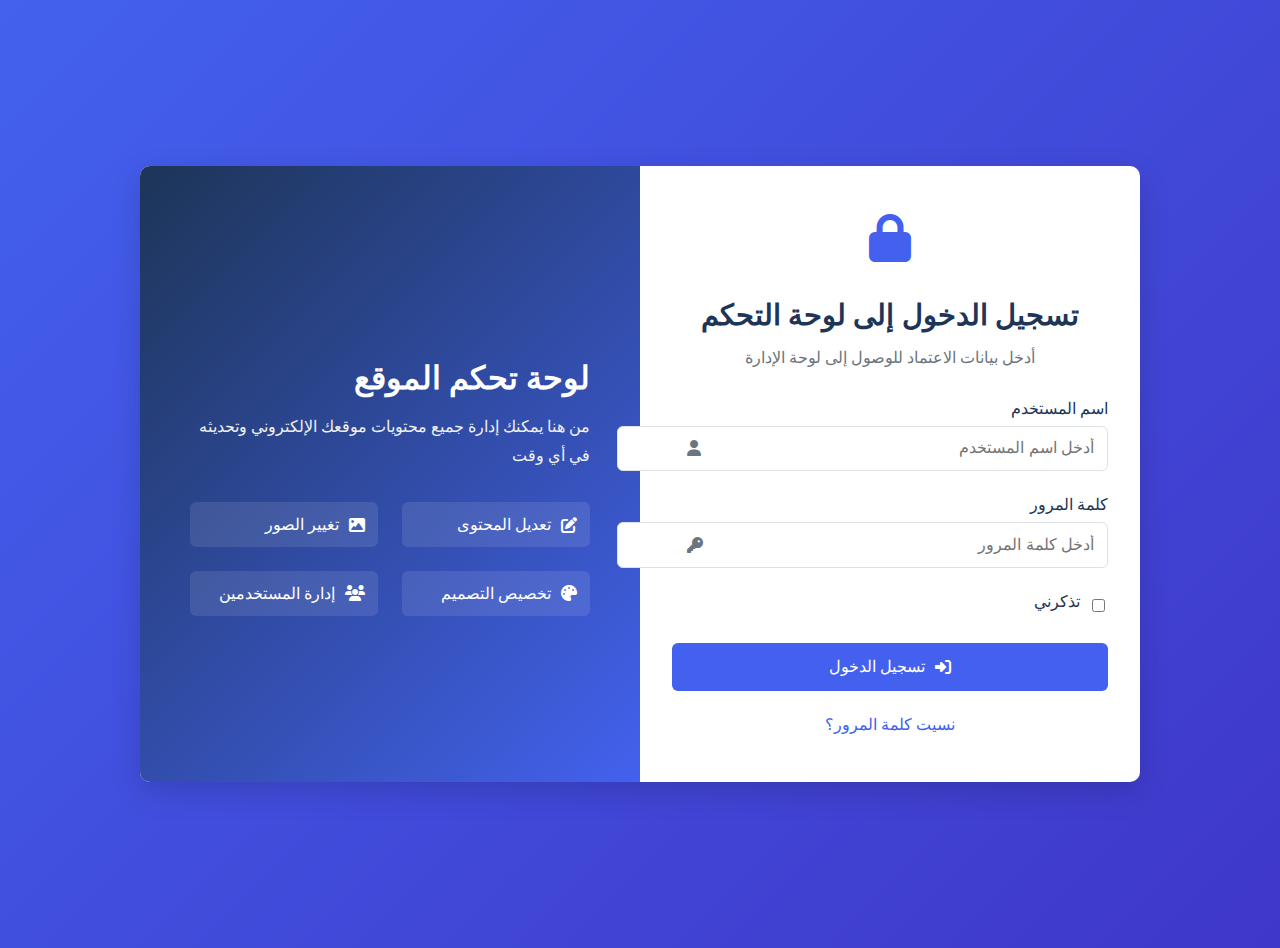
<file: test/admin/login.html>
<!DOCTYPE html>
<html lang="ar" dir="rtl">
<head>
    <meta charset="UTF-8">
    <meta name="viewport" content="width=device-width, initial-scale=1.0">
    <title>تسجيل الدخول | لوحة التحكم</title>
    <link rel="stylesheet" href="../assets/css/admin.css">
    <link rel="stylesheet" href="https://cdnjs.cloudflare.com/ajax/libs/font-awesome/6.4.0/css/all.min.css">
    <style>
        /* صفحة تسجيل الدخول */
        .login-page {
            background: linear-gradient(135deg, var(--primary), var(--secondary));
            height: 100vh;
            display: flex;
            justify-content: center;
            align-items: center;
            padding: 1rem;
        }

        .login-container {
            display: flex;
            width: 100%;
            max-width: 1000px;
            background: white;
            border-radius: 10px;
            overflow: hidden;
            box-shadow: 0 10px 30px rgba(0,0,0,0.15);
        }

        .login-card {
            flex: 1;
            padding: 3rem 2rem;
        }

        .login-header {
            text-align: center;
            margin-bottom: 2rem;
        }

        .login-header i {
            font-size: 3rem;
            color: var(--primary);
            margin-bottom: 1rem;
        }

        .login-header h1 {
            font-size: 1.8rem;
            color: var(--dark);
            margin-bottom: 0.5rem;
        }

        .login-header p {
            color: var(--gray);
        }

        .form-group {
            margin-bottom: 1.5rem;
        }

        .form-group label {
            display: block;
            margin-bottom: 0.5rem;
            font-weight: 500;
            color: var(--dark);
        }

        .input-with-icon {
            position: relative;
        }

        .input-with-icon i {
            position: absolute;
            left: 15px;
            top: 50%;
            transform: translateY(-50%);
            color: var(--gray);
        }

        .input-with-icon input {
            width: 100%;
            padding: 0.8rem 0.8rem 0.8rem 40px;
            border: 1px solid var(--border);
            border-radius: 6px;
            font-size: 1rem;
            transition: border 0.3s;
        }

        .input-with-icon input:focus {
            outline: none;
            border-color: var(--accent);
            box-shadow: 0 0 0 3px rgba(67, 97, 238, 0.2);
        }

        .remember {
            display: flex;
            align-items: center;
            gap: 8px;
        }

        .btn-login {
            display: flex;
            align-items: center;
            justify-content: center;
            gap: 10px;
            width: 100%;
            padding: 0.9rem;
            background: var(--primary);
            color: white;
            border: none;
            border-radius: 6px;
            font-size: 1rem;
            font-weight: 500;
            cursor: pointer;
            transition: background 0.3s;
        }

        .btn-login:hover {
            background: var(--secondary);
        }

        .login-footer {
            text-align: center;
            margin-top: 1.5rem;
        }

        .login-footer a {
            color: var(--primary);
            text-decoration: none;
            transition: color 0.3s;
        }

        .login-footer a:hover {
            color: var(--secondary);
        }

        .login-info {
            flex: 1;
            background: linear-gradient(135deg, var(--dark), var(--primary));
            color: white;
            padding: 3rem 2rem;
            display: flex;
            flex-direction: column;
            justify-content: center;
        }

        .info-content {
            max-width: 400px;
            margin: 0 auto;
        }

        .info-content h2 {
            font-size: 2rem;
            margin-bottom: 1rem;
            color: white; /* إضافة لون أبيض */
        }

        .info-content p {
            margin-bottom: 2rem;
            line-height: 1.8;
            color: #f0f0f0; /* لون رمادي فاتح */
        }

        .features {
            display: grid;
            grid-template-columns: repeat(2, 1fr);
            gap: 1.5rem;
        }

        .feature {
            display: flex;
            align-items: center;
            gap: 10px;
            background: rgba(255,255,255,0.1);
            padding: 0.8rem;
            border-radius: 6px;
            color: white; /* لون أبيض للنص */
        }

        .feature span {
            color: white; /* لون أبيض للنص */
        }

        .notification {
            position: fixed;
            top: 20px;
            right: 20px;
            padding: 1rem;
            border-radius: 4px;
            color: white;
            box-shadow: 0 4px 10px rgba(0,0,0,0.2);
            z-index: 2000;
            display: none;
        }

        .notification.success {
            background: var(--success);
        }

        .notification.error {
            background: var(--danger);
        }

        @media (max-width: 768px) {
            .login-container {
                flex-direction: column;
            }
            
            .login-info {
                display: none;
            }
        }
    </style>
</head>
<body class="login-page">
    <div class="login-container">
        <div class="login-card">
            <div class="login-header">
                <i class="fas fa-lock"></i>
                <h1>تسجيل الدخول إلى لوحة التحكم</h1>
                <p>أدخل بيانات الاعتماد للوصول إلى لوحة الإدارة</p>
            </div>
            
            <form id="loginForm">
                <div class="form-group">
                    <label for="username">اسم المستخدم</label>
                    <div class="input-with-icon">
                        <i class="fas fa-user"></i>
                        <input type="text" id="username" name="username" placeholder="أدخل اسم المستخدم" required>
                    </div>
                </div>
                
                <div class="form-group">
                    <label for="password">كلمة المرور</label>
                    <div class="input-with-icon">
                        <i class="fas fa-key"></i>
                        <input type="password" id="password" name="password" placeholder="أدخل كلمة المرور" required>
                    </div>
                </div>
                
                <div class="form-group remember">
                    <input type="checkbox" id="remember" name="remember">
                    <label for="remember">تذكرني</label>
                </div>
                
                <button type="submit" class="btn-login">
                    <i class="fas fa-sign-in-alt"></i> تسجيل الدخول
                </button>
                
                <div class="login-footer">
                    <a href="#">نسيت كلمة المرور؟</a>
                </div>
            </form>
        </div>
        
        <div class="login-info">
            <div class="info-content">
                <h2>لوحة تحكم الموقع</h2>
                <p>من هنا يمكنك إدارة جميع محتويات موقعك الإلكتروني وتحديثه في أي وقت</p>
                <div class="features">
                    <div class="feature">
                        <i class="fas fa-edit"></i>
                        <span>تعديل المحتوى</span>
                    </div>
                    <div class="feature">
                        <i class="fas fa-image"></i>
                        <span>تغيير الصور</span>
                    </div>
                    <div class="feature">
                        <i class="fas fa-palette"></i>
                        <span>تخصيص التصميم</span>
                    </div>
                    <div class="feature">
                        <i class="fas fa-users"></i>
                        <span>إدارة المستخدمين</span>
                    </div>
                </div>
            </div>
        </div>
    </div>
    
    <div class="notification" id="notification"></div>
    
    <script>
        document.getElementById('loginForm').addEventListener('submit', function(e) {
            e.preventDefault();
            
            const username = document.getElementById('username').value;
            const password = document.getElementById('password').value;
            
            // بيانات الدخول الصحيحة (يمكن تغييرها)
            const validUsername = "admin";
            const validPassword = "admin123";
            
            if(username === validUsername && password === validPassword) {
                // تخزين حالة تسجيل الدخول
                localStorage.setItem('adminLoggedIn', 'true');
                
                // توجيه المستخدم إلى لوحة التحكم
                window.location.href = 'dashboard.html';
            } else {
                showNotification('اسم المستخدم أو كلمة المرور غير صحيحة!', 'error');
            }
        });
        
        function showNotification(message, type = 'success') {
            const notification = document.getElementById('notification');
            notification.textContent = message;
            notification.className = 'notification ' + type;
            notification.style.display = 'block';
            
            setTimeout(() => {
                notification.style.display = 'none';
            }, 3000);
        }
    </script>
</body>
</html>
</file>
<file: test/assets/css/main.css>
/* أنماط الموقع الرئيسي */
* {
    margin: 0;
    padding: 0;
    box-sizing: border-box;
    font-family: 'Segoe UI', Tahoma, Geneva, Verdana, sans-serif;
}

:root {
    --primary: #4361ee;
    --secondary: #3f37c9;
    --accent: #4895ef;
    --dark: #1d3557;
    --light: #f8f9fa;
    --success: #4cc9f0;
    --danger: #f72585;
    --warning: #f8961e;
    --gray: #6c757d;
    --border: #dee2e6;
    --text: #333;
    --bg: #f0f2f5;
}

body {
    background-color: var(--bg);
    color: var(--text);
    line-height: 1.6;
}

/* تصميم الهيدر */
header {
    background: linear-gradient(135deg, var(--primary), var(--secondary));
    color: white;
    padding: 1rem;
    box-shadow: 0 2px 10px rgba(0,0,0,0.1);
    position: sticky;
    top: 0;
    z-index: 100;
}

.header-container {
    display: flex;
    justify-content: space-between;
    align-items: center;
    max-width: 1200px;
    margin: 0 auto;
    padding: 0 1rem;
}

.logo {
    font-size: 1.8rem;
    font-weight: bold;
    display: flex;
    align-items: center;
    gap: 10px;
}

.logo i {
    font-size: 2rem;
}

nav ul {
    display: flex;
    list-style: none;
    gap: 1.5rem;
}

nav a {
    color: white;
    text-decoration: none;
    font-weight: 500;
    padding: 0.5rem;
    border-radius: 4px;
    transition: background 0.3s;
}

nav a:hover {
    background: rgba(255,255,255,0.2);
}

/* تصميم البانر الرئيسي */
.hero {
    background: linear-gradient(rgba(0,0,0,0.5), rgba(0,0,0,0.5)), url('https://images.unsplash.com/photo-1499951360447-b19be8fe80f5?ixlib=rb-1.2.1&auto=format&fit=crop&w=1350&q=80');
    background-size: cover;
    background-position: center;
    min-height: 500px;
    display: flex;
    align-items: center;
    justify-content: center;
    text-align: center;
    color: white;
    margin-bottom: 2rem;
}

.hero-content {
    max-width: 800px;
    padding: 2rem;
}

.hero h1 {
    font-size: 3rem;
    margin-bottom: 1rem;
    text-shadow: 0 2px 4px rgba(0,0,0,0.5);
}

.hero p {
    font-size: 1.2rem;
    margin-bottom: 2rem;
    text-shadow: 0 1px 3px rgba(0,0,0,0.5);
}

.btn {
    display: inline-block;
    padding: 0.8rem 1.5rem;
    background-color: var(--accent);
    color: white;
    text-decoration: none;
    border-radius: 4px;
    font-weight: 500;
    transition: all 0.3s;
    border: none;
    cursor: pointer;
}

.btn:hover {
    background-color: var(--secondary);
    transform: translateY(-2px);
    box-shadow: 0 4px 8px rgba(0,0,0,0.2);
}

/* المحتوى الرئيسي */
.container {
    max-width: 1200px;
    margin: 0 auto;
    padding: 2rem 1rem;
}

.section-title {
    text-align: center;
    margin-bottom: 2rem;
    color: var(--dark);
    position: relative;
    padding-bottom: 0.5rem;
}

.section-title::after {
    content: "";
    position: absolute;
    bottom: 0;
    left: 50%;
    transform: translateX(-50%);
    width: 80px;
    height: 3px;
    background: var(--primary);
}

.features {
    display: grid;
    grid-template-columns: repeat(auto-fit, minmax(300px, 1fr));
    gap: 2rem;
    margin-bottom: 3rem;
}

.feature-card {
    background: white;
    border-radius: 8px;
    overflow: hidden;
    box-shadow: 0 4px 15px rgba(0,0,0,0.1);
    transition: transform 0.3s;
}

.feature-card:hover {
    transform: translateY(-10px);
}

.feature-img {
    height: 200px;
    background-color: var(--accent);
    display: flex;
    align-items: center;
    justify-content: center;
    color: white;
    font-size: 3rem;
}

.feature-content {
    padding: 1.5rem;
}

.feature-content h3 {
    margin-bottom: 0.5rem;
    color: var(--dark);
}

/* الفوتر */
footer {
    background-color: var(--dark);
    color: white;
    padding: 3rem 0 1.5rem;
    margin-top: 3rem;
}

.footer-content {
    display: grid;
    grid-template-columns: repeat(auto-fit, minmax(250px, 1fr));
    gap: 2rem;
    max-width: 1200px;
    margin: 0 auto;
    padding: 0 1rem;
}

.footer-section h3 {
    margin-bottom: 1.5rem;
    position: relative;
    padding-bottom: 0.5rem;
}

.footer-section h3::after {
    content: "";
    position: absolute;
    bottom: 0;
    left: 0;
    width: 50px;
    height: 2px;
    background: var(--accent);
}

.footer-links {
    list-style: none;
}

.footer-links li {
    margin-bottom: 0.8rem;
    display: flex;
    align-items: center;
    gap: 10px;
}

.footer-links a {
    color: #ddd;
    text-decoration: none;
    transition: color 0.3s;
}

.footer-links a:hover {
    color: var(--accent);
}

.social-links {
    display: flex;
    gap: 1rem;
    margin-top: 1rem;
}

.social-links a {
    display: inline-flex;
    align-items: center;
    justify-content: center;
    width: 40px;
    height: 40px;
    background: rgba(255,255,255,0.1);
    border-radius: 50%;
    color: white;
    transition: all 0.3s;
}

.social-links a:hover {
    background: var(--accent);
    transform: translateY(-3px);
}

.copyright {
    text-align: center;
    padding-top: 2rem;
    margin-top: 2rem;
    border-top: 1px solid rgba(255,255,255,0.1);
}

/* التكيف مع الشاشات الصغيرة */
@media (max-width: 768px) {
    .header-container {
        flex-direction: column;
        gap: 1rem;
    }
    
    .hero h1 {
        font-size: 2.2rem;
    }
    
    nav ul {
        flex-wrap: wrap;
        justify-content: center;
    }
}
</file>
<file: css/admin.css>
:root {
    --primary: #1a3a8f;
    --primary-light: #2c4da8;
    --secondary: #0d6efd;
    --accent: #ffc107;
    --accent-dark: #e6ac00;
    --light: #f8f9fa;
    --dark: #212529;
    --gray: #6c757d;
    --light-gray: #e9ecef;
    --border: #dee2e6;
    --success: #198754;
    --danger: #dc3545;
    --warning: #ffc107;
    --info: #0dcaf0;
    --sidebar-width: 280px;
    --header-height: 70px;
    --transition: all 0.3s ease;
}

* {
    margin: 0;
    padding: 0;
    box-sizing: border-box;
}

body {
    font-family: 'Tajawal', system-ui, -apple-system, 'Segoe UI', sans-serif;
    background-color: #f5f7fa;
    color: var(--dark);
    direction: rtl;
    line-height: 1.6;
}

.admin-container {
    display: flex;
    min-height: 100vh;
}

/* الشريط الجانبي */
.sidebar {
    width: var(--sidebar-width);
    background: var(--dark);
    color: white;
    display: flex;
    flex-direction: column;
    transition: var(--transition);
    box-shadow: 0 0 15px rgba(0, 0, 0, 0.1);
    z-index: 100;
}

.sidebar-header {
    padding: 20px;
    border-bottom: 1px solid rgba(255, 255, 255, 0.1);
}

.admin-logo {
    display: flex;
    align-items: center;
    gap: 12px;
    margin-bottom: 25px;
    font-size: 22px;
    font-weight: 700;
}

.admin-logo i {
    font-size: 28px;
    color: var(--accent);
}

.sidebar-nav ul {
    list-style: none;
    padding: 15px 0;
}

.sidebar-nav li {
    margin-bottom: 5px;
}

.sidebar-nav a {
    display: flex;
    align-items: center;
    gap: 12px;
    padding: 12px 20px;
    color: rgba(255, 255, 255, 0.8);
    text-decoration: none;
    transition: var(--transition);
    font-size: 15px;
    font-weight: 500;
}

.sidebar-nav a:hover,
.sidebar-nav a.active {
    background: rgba(255, 255, 255, 0.1);
    color: white;
    border-right: 3px solid var(--accent);
}

.sidebar-footer {
    padding: 20px;
    margin-top: auto;
}

.btn-logout {
    width: 100%;
    padding: 10px;
    background: rgba(255, 255, 255, 0.1);
    color: white;
    border: none;
    border-radius: 8px;
    font-weight: 500;
    cursor: pointer;
    display: flex;
    align-items: center;
    justify-content: center;
    gap: 8px;
    transition: var(--transition);
}

.btn-logout:hover {
    background: rgba(255, 255, 255, 0.2);
}

/* المحتوى الرئيسي */
.main-content {
    flex: 1;
    display: flex;
    flex-direction: column;
    min-height: 100vh;
    transition: var(--transition);
}

.content-header {
    display: flex;
    justify-content: space-between;
    align-items: center;
    padding: 0 25px;
    height: var(--header-height);
    background: white;
    box-shadow: 0 2px 10px rgba(0, 0, 0, 0.05);
    position: sticky;
    top: 0;
    z-index: 99;
}

.header-left {
    display: flex;
    align-items: center;
    gap: 15px;
}

.sidebar-toggle {
    display: none;
    background: none;
    border: none;
    font-size: 20px;
    color: var(--gray);
    cursor: pointer;
    width: 40px;
    height: 40px;
    border-radius: 50%;
    transition: var(--transition);
}

.sidebar-toggle:hover {
    background: var(--light-gray);
    color: var(--dark);
}

.content-header h1 {
    font-size: 22px;
    font-weight: 600;
    color: var(--dark);
}

.header-right {
    display: flex;
    align-items: center;
    gap: 20px;
}

.notification {
    position: relative;
    cursor: pointer;
    color: var(--gray);
    font-size: 18px;
}

.badge {
    position: absolute;
    top: -5px;
    left: -5px;
    background: var(--danger);
    color: white;
    font-size: 11px;
    width: 18px;
    height: 18px;
    border-radius: 50%;
    display: flex;
    align-items: center;
    justify-content: center;
}

.admin-profile {
    display: flex;
    align-items: center;
    gap: 10px;
    cursor: pointer;
}

.profile-avatar {
    width: 40px;
    height: 40px;
    background: var(--light-gray);
    border-radius: 50%;
    display: flex;
    align-items: center;
    justify-content: center;
    color: var(--primary);
    font-size: 16px;
}

.content-body {
    flex: 1;
    padding: 25px;
    background-color: #f5f7fa;
}

.section-content {
    display: none;
    animation: fadeIn 0.3s ease;
}

.section-content.active {
    display: block;
}

@keyframes fadeIn {
    from { opacity: 0; transform: translateY(10px); }
    to { opacity: 1; transform: translateY(0); }
}

/* بطاقات الإحصائيات */
.dashboard-stats {
    display: grid;
    grid-template-columns: repeat(auto-fit, minmax(240px, 1fr));
    gap: 20px;
    margin-bottom: 30px;
}

.stat-card {
    background: white;
    border-radius: 10px;
    box-shadow: 0 3px 10px rgba(0, 0, 0, 0.05);
    padding: 20px;
    display: flex;
    align-items: center;
    gap: 15px;
    transition: var(--transition);
}

.stat-card:hover {
    transform: translateY(-5px);
    box-shadow: 0 5px 15px rgba(0, 0, 0, 0.1);
}

.stat-icon {
    width: 50px;
    height: 50px;
    border-radius: 10px;
    background: rgba(26, 58, 143, 0.1);
    color: var(--primary);
    display: flex;
    align-items: center;
    justify-content: center;
    font-size: 20px;
}

.stat-info h3 {
    font-size: 24px;
    font-weight: 700;
    margin-bottom: 5px;
}

.stat-info p {
    color: var(--gray);
    font-size: 14px;
}

/* الأنشطة الأخيرة */
.recent-activities {
    background: white;
    border-radius: 10px;
    box-shadow: 0 3px 10px rgba(0, 0, 0, 0.05);
    padding: 25px;
}

.recent-activities h3 {
    margin-bottom: 20px;
    padding-bottom: 15px;
    border-bottom: 1px solid var(--border);
    font-size: 18px;
    color: var(--dark);
}

.recent-activities ul {
    list-style: none;
}

.recent-activities li {
    display: flex;
    align-items: center;
    gap: 15px;
    padding: 15px 0;
    border-bottom: 1px solid var(--light-gray);
}

.recent-activities li:last-child {
    border-bottom: none;
}

.recent-activities i {
    width: 30px;
    height: 30px;
    border-radius: 8px;
    background: rgba(26, 58, 143, 0.1);
    color: var(--primary);
    display: flex;
    align-items: center;
    justify-content: center;
    font-size: 14px;
}

.recent-activities span {
    flex: 1;
    font-weight: 500;
}

.recent-activities small {
    color: var(--gray);
    font-size: 13px;
}

/* محرر الأقسام */
.editor-container {
    display: grid;
    grid-template-columns: 1fr 1fr;
    gap: 25px;
    margin-top: 20px;
}

.editor-preview {
    background: white;
    border-radius: 10px;
    box-shadow: 0 3px 10px rgba(0, 0, 0, 0.05);
    padding: 20px;
}

.editor-preview h4 {
    margin-bottom: 15px;
    padding-bottom: 10px;
    border-bottom: 1px solid var(--border);
    font-size: 17px;
    color: var(--dark);
}

.preview-box {
    height: 300px;
    background: var(--light-gray);
    border-radius: 8px;
    display: flex;
    align-items: center;
    justify-content: center;
    color: var(--gray);
    font-size: 15px;
    padding: 20px;
    overflow: auto;
}

.preview-header {
    display: flex;
    justify-content: space-between;
    align-items: center;
    width: 100%;
    padding: 15px;
    background: white;
    border-radius: 8px;
    box-shadow: 0 2px 5px rgba(0,0,0,0.1);
}

.preview-logo {
    display: flex;
    align-items: center;
    gap: 10px;
    font-weight: 700;
    font-size: 20px;
    color: var(--primary);
}

.preview-logo i {
    font-size: 24px;
    color: var(--accent);
}

.preview-nav {
    display: flex;
    list-style: none;
    gap: 20px;
}

.preview-nav a {
    text-decoration: none;
    color: var(--dark);
    font-weight: 500;
    transition: var(--transition);
}

.preview-nav a:hover {
    color: var(--primary);
}

.editor-form {
    background: white;
    border-radius: 10px;
    box-shadow: 0 3px 10px rgba(0, 0, 0, 0.05);
    padding: 20px;
}

.editor-form h4 {
    margin-bottom: 20px;
    padding-bottom: 10px;
    border-bottom: 1px solid var(--border);
    font-size: 17px;
    color: var(--dark);
}

.form-section .form-group {
    margin-bottom: 20px;
}

.form-section label {
    display: block;
    margin-bottom: 8px;
    font-weight: 500;
    color: var(--dark);
}

.form-section input,
.form-section textarea,
.form-section select {
    width: 100%;
    padding: 12px 15px;
    border: 1px solid var(--border);
    border-radius: 8px;
    font-size: 15px;
    font-family: inherit;
    transition: var(--transition);
}

.form-section textarea {
    min-height: 120px;
    resize: vertical;
}

.form-section select {
    background: white;
}

.form-section input:focus,
.form-section textarea:focus,
.form-section select:focus {
    border-color: var(--primary);
    outline: none;
    box-shadow: 0 0 0 3px rgba(26, 58, 143, 0.2);
}

.image-upload {
    margin-top: 8px;
}

.image-upload img {
    max-width: 100%;
    max-height: 150px;
    display: block;
    margin-bottom: 10px;
    border-radius: 8px;
    border: 1px solid var(--border);
}

.btn-upload {
    background: var(--light-gray);
    color: var(--dark);
    border: none;
    padding: 8px 15px;
    border-radius: 6px;
    font-size: 14px;
    cursor: pointer;
    transition: var(--transition);
}

.btn-upload:hover {
    background: var(--border);
}

.menu-items {
    margin-top: 8px;
    border: 1px solid var(--border);
    border-radius: 8px;
    overflow: hidden;
}

.menu-item {
    display: flex;
    padding: 8px 10px;
    border-bottom: 1px solid var(--border);
    gap: 8px;
    align-items: center;
}

.menu-item:last-child {
    border-bottom: none;
}

.menu-item input {
    flex: 1;
    padding: 8px 10px;
    border: 1px solid var(--border);
    border-radius: 5px;
    font-size: 14px;
}

.menu-item .btn-remove {
    width: 30px;
    height: 30px;
    border-radius: 50%;
    border: none;
    background: var(--light-gray);
    color: var(--danger);
    display: flex;
    align-items: center;
    justify-content: center;
    cursor: pointer;
    transition: var(--transition);
}

.menu-item .btn-remove:hover {
    background: var(--danger);
    color: white;
}

.btn-add-item {
    background: var(--light);
    border: 1px dashed var(--border);
    color: var(--gray);
    width: 100%;
    padding: 10px;
    border-radius: 8px;
    margin-top: 10px;
    cursor: pointer;
    transition: var(--transition);
}

.btn-add-item:hover {
    background: white;
    border-color: var(--primary);
    color: var(--primary);
}

.form-actions {
    display: flex;
    gap: 15px;
    margin-top: 25px;
    padding-top: 20px;
    border-top: 1px solid var(--border);
}

.btn-save {
    background: var(--primary);
    color: white;
    border: none;
    padding: 12px 25px;
    border-radius: 8px;
    font-weight: 500;
    cursor: pointer;
    transition: var(--transition);
    flex: 1;
}

.btn-save:hover {
    background: var(--primary-light);
}

.btn-reset {
    background: var(--light-gray);
    color: var(--dark);
    border: none;
    padding: 12px 25px;
    border-radius: 8px;
    font-weight: 500;
    cursor: pointer;
    transition: var(--transition);
    flex: 1;
}

.btn-reset:hover {
    background: var(--border);
}

.content-footer {
    padding: 15px 25px;
    background: white;
    border-top: 1px solid var(--border);
    color: var(--gray);
    font-size: 14px;
    text-align: center;
}

/* إعدادات النظام */
.settings-container {
    margin-top: 20px;
}

.settings-tabs {
    display: flex;
    border-bottom: 1px solid var(--border);
    margin-bottom: 20px;
}

.tab-btn {
    background: none;
    border: none;
    padding: 12px 20px;
    color: var(--gray);
    font-weight: 500;
    cursor: pointer;
    position: relative;
}

.tab-btn.active {
    color: var(--primary);
}

.tab-btn.active::after {
    content: '';
    position: absolute;
    bottom: -1px;
    right: 0;
    width: 100%;
    height: 3px;
    background: var(--primary);
}

.switch-container {
    display: flex;
    align-items: center;
    gap: 10px;
}

.switch {
    position: relative;
    display: inline-block;
    width: 50px;
    height: 24px;
}

.switch input {
    opacity: 0;
    width: 0;
    height: 0;
}

.slider {
    position: absolute;
    cursor: pointer;
    top: 0;
    right: 0;
    left: 0;
    bottom: 0;
    background-color: #ccc;
    transition: .4s;
    border-radius: 34px;
}

.slider:before {
    position: absolute;
    content: "";
    height: 16px;
    width: 16px;
    left: 4px;
    bottom: 4px;
    background-color: white;
    transition: .4s;
    border-radius: 50%;
}

input:checked + .slider {
    background-color: var(--success);
}

input:checked + .slider:before {
    transform: translateX(26px);
}

/* تجاوبية */
@media (max-width: 992px) {
    .editor-container {
        grid-template-columns: 1fr;
    }
}

@media (max-width: 768px) {
    .main-content {
        margin-right: 0;
    }
    
    .sidebar {
        position: fixed;
        right: -100%;
        top: 0;
        bottom: 0;
        width: 280px;
        transition: var(--transition);
    }
    
    .sidebar.active {
        right: 0;
    }
    
    .sidebar-toggle {
        display: block;
    }
    
    .dashboard-stats {
        grid-template-columns: 1fr 1fr;
    }
}

@media (max-width: 576px) {
    .dashboard-stats {
        grid-template-columns: 1fr;
    }
    
    .header-left h1 {
        font-size: 18px;
    }
}
</file>
<file: test/assets/css/admin.css>
/* أنماط لوحة التحكم */
:root {
    --primary: #4361ee;
    --secondary: #3f37c9;
    --accent: #4895ef;
    --dark: #1d3557;
    --light: #f8f9fa;
    --success: #4cc9f0;
    --danger: #f72585;
    --warning: #f8961e;
    --gray: #6c757d;
    --border: #dee2e6;
    --text: #333;
    --bg: #f0f2f5;
    --sidebar-bg: #1d3557;
    --sidebar-text: #f0f0f0;
    --sidebar-hover: #2a4a7e;
}

/* لوحة التحكم */
.admin-dashboard {
    display: flex;
    min-height: 100vh;
    background: var(--bg);
}

.admin-header {
    background: white;
    padding: 1rem 2rem;
    display: flex;
    justify-content: space-between;
    align-items: center;
    box-shadow: 0 2px 10px rgba(0,0,0,0.1);
    position: sticky;
    top: 0;
    z-index: 100;
}

.header-left {
    display: flex;
    align-items: center;
    gap: 15px;
}

.menu-toggle {
    background: none;
    border: none;
    font-size: 1.3rem;
    cursor: pointer;
    color: var(--dark);
}

.logo {
    display: flex;
    align-items: center;
    gap: 10px;
    font-size: 1.3rem;
    font-weight: 600;
    color: var(--dark);
}

.logo i {
    color: var(--primary);
}

.admin-profile {
    display: flex;
    align-items: center;
    gap: 10px;
    position: relative;
    cursor: pointer;
}

.admin-profile img {
    width: 40px;
    height: 40px;
    border-radius: 50%;
    object-fit: cover;
}

.profile-dropdown {
    position: absolute;
    top: 100%;
    right: 0;
    background: white;
    width: 200px;
    border-radius: 6px;
    box-shadow: 0 5px 15px rgba(0,0,0,0.1);
    padding: 0.5rem 0;
    display: none;
    z-index: 200;
}

.profile-dropdown a {
    display: flex;
    align-items: center;
    gap: 10px;
    padding: 0.8rem 1rem;
    color: var(--dark);
    text-decoration: none;
    transition: background 0.3s;
}

.profile-dropdown a:hover {
    background: var(--bg);
}

.admin-profile:hover .profile-dropdown {
    display: block;
}

.sidebar {
    width: 250px;
    background: var(--sidebar-bg);
    color: var(--sidebar-text);
    transition: width 0.3s;
}

.admin-nav ul {
    list-style: none;
}

.admin-nav li a {
    display: flex;
    align-items: center;
    gap: 15px;
    padding: 1rem 1.5rem;
    color: var(--sidebar-text);
    text-decoration: none;
    transition: background 0.3s;
    border-left: 4px solid transparent;
}

.admin-nav li a:hover {
    background: var(--sidebar-hover);
}

.admin-nav li.active a {
    background: var(--sidebar-hover);
    border-left: 4px solid var(--accent);
}

.admin-nav i {
    width: 24px;
    text-align: center;
}

.admin-main {
    flex: 1;
    padding: 2rem;
    padding-top: 90px;
}

.admin-container {
    max-width: 1200px;
    margin: 0 auto;
}

.dashboard-header {
    margin-bottom: 2rem;
}

.dashboard-header h1 {
    display: flex;
    align-items: center;
    gap: 10px;
    font-size: 1.8rem;
    color: var(--dark);
    margin-bottom: 0.5rem;
}

.dashboard-header p {
    color: var(--gray);
}

.stats-cards {
    display: grid;
    grid-template-columns: repeat(auto-fit, minmax(240px, 1fr));
    gap: 1.5rem;
    margin-bottom: 2rem;
}

.stat-card {
    background: white;
    border-radius: 8px;
    padding: 1.5rem;
    display: flex;
    align-items: center;
    gap: 15px;
    box-shadow: 0 4px 10px rgba(0,0,0,0.05);
}

.stat-icon {
    width: 60px;
    height: 60px;
    border-radius: 8px;
    display: flex;
    align-items: center;
    justify-content: center;
    color: white;
    font-size: 1.5rem;
}

.stat-info h3 {
    font-size: 1.8rem;
    color: var(--dark);
    margin-bottom: 0.2rem;
}

.stat-info p {
    color: var(--gray);
}

.dashboard-sections {
    display: grid;
    grid-template-columns: repeat(auto-fit, minmax(500px, 1fr));
    gap: 2rem;
    margin-bottom: 2rem;
}

.section {
    background: white;
    border-radius: 8px;
    overflow: hidden;
    box-shadow: 0 4px 10px rgba(0,0,0,0.05);
}

.section-header {
    background: var(--light);
    padding: 1rem 1.5rem;
    border-bottom: 1px solid var(--border);
}

.section-header h2 {
    display: flex;
    align-items: center;
    gap: 10px;
    font-size: 1.3rem;
    color: var(--dark);
}

.section-body {
    padding: 1.5rem;
}

.form-group {
    margin-bottom: 1.2rem;
}

.form-group label {
    display: block;
    margin-bottom: 0.5rem;
    font-weight: 500;
    color: var(--dark);
}

.form-control {
    width: 100%;
    padding: 0.8rem;
    border: 1px solid var(--border);
    border-radius: 6px;
    font-size: 1rem;
    transition: border 0.3s;
}

.form-control:focus {
    outline: none;
    border-color: var(--accent);
    box-shadow: 0 0 0 3px rgba(67, 97, 238, 0.1);
}

textarea.form-control {
    min-height: 120px;
    resize: vertical;
}

.image-upload {
    display: flex;
    flex-direction: column;
    gap: 1rem;
}

.image-preview {
    width: 100%;
    height: 200px;
    border: 1px dashed var(--border);
    border-radius: 6px;
    display: flex;
    align-items: center;
    justify-content: center;
    overflow: hidden;
}

.image-preview img {
    max-width: 100%;
    max-height: 100%;
    object-fit: cover;
}

.btn-upload {
    display: inline-flex;
    align-items: center;
    justify-content: center;
    gap: 8px;
    padding: 0.7rem 1.5rem;
    background: var(--light);
    border: 1px solid var(--border);
    border-radius: 6px;
    cursor: pointer;
    transition: all 0.3s;
}

.btn-upload:hover {
    background: #e9ecef;
}

.btn-save {
    display: inline-flex;
    align-items: center;
    justify-content: center;
    gap: 8px;
    padding: 0.8rem 1.5rem;
    background: var(--primary);
    color: white;
    border: none;
    border-radius: 6px;
    font-weight: 500;
    cursor: pointer;
    transition: background 0.3s;
}

.btn-save:hover {
    background: var(--secondary);
}

.color-picker {
    display: flex;
    gap: 0.8rem;
    flex-wrap: wrap;
}

.color-option {
    width: 36px;
    height: 36px;
    border-radius: 50%;
    cursor: pointer;
    border: 2px solid transparent;
    transition: all 0.3s;
}

.color-option.active {
    border-color: var(--dark);
    transform: scale(1.1);
}

.quick-links {
    background: white;
    border-radius: 8px;
    padding: 1.5rem;
    box-shadow: 0 4px 10px rgba(0,0,0,0.05);
}

.quick-links h2 {
    display: flex;
    align-items: center;
    gap: 10px;
    font-size: 1.3rem;
    color: var(--dark);
    margin-bottom: 1.5rem;
}

.links-grid {
    display: grid;
    grid-template-columns: repeat(auto-fill, minmax(160px, 1fr));
    gap: 1.2rem;
}

.quick-link {
    display: flex;
    flex-direction: column;
    align-items: center;
    justify-content: center;
    gap: 10px;
    padding: 1.5rem 1rem;
    background: var(--light);
    border-radius: 8px;
    text-decoration: none;
    color: var(--dark);
    transition: all 0.3s;
}

.quick-link:hover {
    background: var(--primary);
    color: white;
    transform: translateY(-5px);
}

.quick-link i {
    font-size: 1.8rem;
}

.quick-link span {
    font-weight: 500;
}

.notification {
    position: fixed;
    top: 20px;
    right: 20px;
    padding: 1rem 1.5rem;
    border-radius: 6px;
    color: white;
    box-shadow: 0 4px 15px rgba(0,0,0,0.2);
    z-index: 3000;
    display: none;
}

.notification.success {
    background: var(--success);
}

.notification.error {
    background: var(--danger);
}

/* إدارة المستخدمين - التعديل الجديد */
.add-user-form {
    display: grid;
    grid-template-columns: 1fr 1fr 1fr auto;
    gap: 10px;
    margin-bottom: 1.5rem;
}

.users-list {
    margin-top: 2rem;
}

.users-table {
    width: 100%;
    border-collapse: collapse;
}

.users-table th, 
.users-table td {
    padding: 0.8rem;
    text-align: right;
    border-bottom: 1px solid var(--border);
}

.users-table th {
    background-color: var(--light);
    font-weight: 600;
}

.status {
    padding: 0.3rem 0.6rem;
    border-radius: 4px;
    font-size: 0.9rem;
}

.status.active {
    background-color: #d4edda;
    color: #155724;
}

.status.inactive {
    background-color: #f8d7da;
    color: #721c24;
}

.btn-edit-user, 
.btn-delete-user {
    background: none;
    border: none;
    cursor: pointer;
    font-size: 1.1rem;
    margin-left: 5px;
}

.btn-edit-user {
    color: var(--primary);
}

.btn-delete-user {
    color: var(--danger);
}

.btn-add-user {
    display: inline-flex;
    align-items: center;
    justify-content: center;
    gap: 8px;
    padding: 0.8rem 1.2rem;
    background: var(--success);
    color: white;
    border: none;
    border-radius: 6px;
    cursor: pointer;
    transition: background 0.3s;
}

.btn-add-user:hover {
    background: #0d9a6d;
}

/* التكيف مع الشاشات الصغيرة */
@media (max-width: 992px) {
    .sidebar {
        width: 70px;
    }
    
    .admin-nav li span {
        display: none;
    }
    
    .admin-nav li a {
        justify-content: center;
        padding: 1rem;
    }
    
    .admin-nav li.active a {
        border-left: none;
        border-bottom: 4px solid var(--accent);
    }
    
    .add-user-form {
        grid-template-columns: 1fr;
    }
}

@media (max-width: 768px) {
    .dashboard-sections {
        grid-template-columns: 1fr;
    }
    
    .stats-cards {
        grid-template-columns: 1fr 1fr;
    }
}

@media (max-width: 576px) {
    .admin-header {
        padding: 1rem;
    }
    
    .admin-main {
        padding: 1rem;
        padding-top: 80px;
    }
    
    .stats-cards {
        grid-template-columns: 1fr;
    }
    
    .links-grid {
        grid-template-columns: 1fr 1fr;
    }
}
</file>
